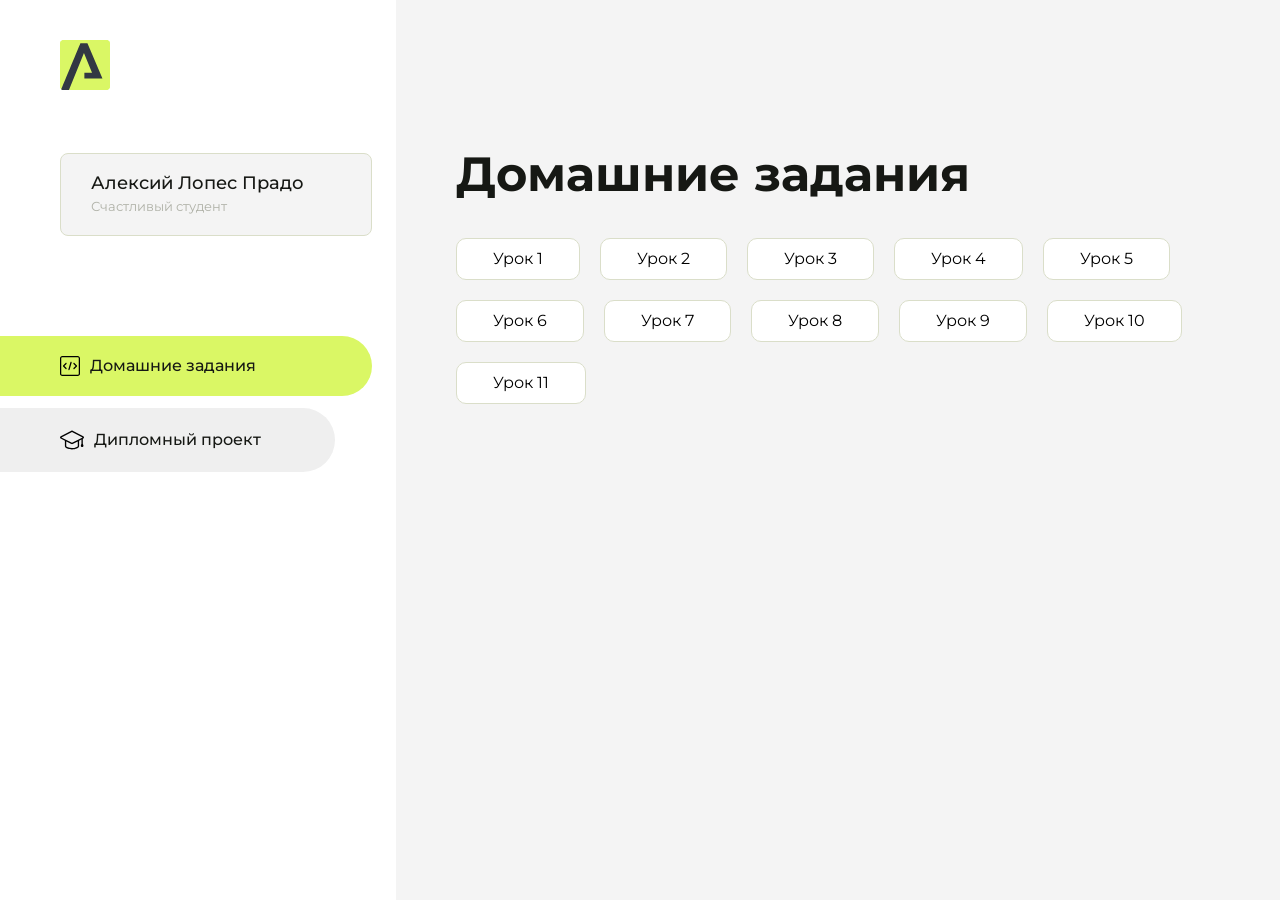
<file: index.html>
<!DOCTYPE html>
<html lang="en">
<head>
    <meta charset="UTF-8">
    <meta name="viewport" content="width=device-width, initial-scale=1.0">
    <title>Домашняя работа</title>
    <link rel="shortcut icon" href="src/logo.ico" type="image/x-icon">
    <link rel="preconnect" href="https://fonts.googleapis.com">
    <link rel="preconnect" href="https://fonts.gstatic.com" crossorigin>
    <link href="https://fonts.googleapis.com/css2?family=Montserrat:wght@400;500;700&family=Rubik:wght@500&display=swap"
          rel="stylesheet">
    <link rel="stylesheet" href="src/style.css">
</head>
<body id="body">
<div class="overlay" id="overlay"></div>
<div class="layout">
    <div class="burger" id="burger">
        <svg viewBox="0 0 24 24" fill="none" xmlns="http://www.w3.org/2000/svg">
            <g id="SVGRepo_bgCarrier" stroke-width="0"></g>
            <g id="SVGRepo_tracerCarrier" stroke-linecap="round" stroke-linejoin="round"></g>
            <g id="SVGRepo_iconCarrier">
                <path d="M4 18L20 18" stroke="#DAF765" stroke-width="2" stroke-linecap="round"></path>
                <path d="M4 12L20 12" stroke="#DAF765" stroke-width="2" stroke-linecap="round"></path>
                <path d="M4 6L20 6" stroke="#DAF765" stroke-width="2" stroke-linecap="round"></path>
            </g>
        </svg>
    </div>
    <aside class="sidebar" id="sidebar">
        <div class="sidebar__inner">
            <div class="logo">
                <svg width="50" height="50" viewBox="0 0 50 50" fill="none" xmlns="http://www.w3.org/2000/svg">
                    <g clip-path="url(#clip0_513_74730)">
                        <path d="M46.17 -0.257004H3.83C1.57281 -0.257004 -0.257 1.57281 -0.257 3.83V46.17C-0.257 48.4272 1.57281 50.257 3.83 50.257H46.17C48.4272 50.257 50.257 48.4272 50.257 46.17V3.83C50.257 1.57281 48.4272 -0.257004 46.17 -0.257004Z"
                              fill="#DAF765"/>
                        <path d="M24.375 38.4H42.461L27.441 3.1585H20.4355C20.4355 3.1585 6.7895 35.881 1.1945 49.294C2.015 50.0275 3.0945 50.257 3.6945 50.257H8.8445L23.954 13.07L32.0465 32.8285H24.375V38.4Z"
                              fill="#323843"/>
                    </g>
                    <defs>
                        <clipPath id="clip0_513_74730">
                            <rect width="50" height="50" fill="white"/>
                        </clipPath>
                    </defs>
                </svg>
            </div>
            <div class="sidebar__user">
                <div class="sidebar__name">Алексий Лопес Прадо</div>
                <div class="sidebar__text">Счастливый студент</div>
            </div>
            <div class="sidebar__tabs">
                <div class="sidebar__item">
                    <button class="sidebar__button active" id="tasks">
                        <svg xmlns="http://www.w3.org/2000/svg" width="20" height="20" viewBox="0 0 20 20" fill="none">
                            <g clip-path="url(#clip0_704_74543)">
                                <path d="M17.7083 20H2.29167C1.0275 20 0 18.9725 0 17.7083V2.29167C0 1.0275 1.0275 0 2.29167 0H17.7083C18.9725 0 20 1.0275 20 2.29167V17.7083C20 18.9725 18.9725 20 17.7083 20ZM2.29167 1.25C1.7175 1.25 1.25 1.7175 1.25 2.29167V17.7083C1.25 18.2825 1.7175 18.75 2.29167 18.75H17.7083C18.2825 18.75 18.75 18.2825 18.75 17.7083V2.29167C18.75 1.7175 18.2825 1.25 17.7083 1.25H2.29167Z"
                                      fill="black"/>
                                <path d="M6.04167 13.125C5.88167 13.125 5.72167 13.0642 5.6 12.9417L3.1 10.4417C2.85583 10.1975 2.85583 9.80167 3.1 9.5575L5.6 7.0575C5.84417 6.81333 6.24 6.81333 6.48417 7.0575C6.72833 7.30167 6.72833 7.6975 6.48417 7.94167L4.42583 10L6.48417 12.0583C6.72833 12.3025 6.72833 12.6983 6.48417 12.9425C6.36167 13.0642 6.20167 13.125 6.04167 13.125Z"
                                      fill="black"/>
                                <path d="M8.95833 14.1667C8.9 14.1667 8.84 14.1583 8.78167 14.1417C8.45083 14.0442 8.26083 13.6967 8.35833 13.3658L10.4417 6.28251C10.5392 5.95084 10.8892 5.76417 11.2175 5.85917C11.5483 5.95667 11.7383 6.30417 11.6408 6.63501L9.5575 13.7183C9.47833 13.9908 9.22833 14.1667 8.95833 14.1667Z"
                                      fill="black"/>
                                <path d="M13.9583 13.125C13.7983 13.125 13.6383 13.0642 13.5167 12.9417C13.2725 12.6975 13.2725 12.3017 13.5167 12.0575L15.575 9.99916L13.5167 7.94083C13.2725 7.69666 13.2725 7.30083 13.5167 7.05666C13.7608 6.81249 14.1567 6.81249 14.4008 7.05666L16.9008 9.55666C17.145 9.80083 17.145 10.1967 16.9008 10.4408L14.4008 12.9408C14.2783 13.0642 14.1183 13.125 13.9583 13.125Z"
                                      fill="black"/>
                            </g>
                            <defs>
                                <clipPath id="clip0_704_74543">
                                    <rect width="20" height="20" fill="white"/>
                                </clipPath>
                            </defs>
                        </svg>
                        <span>Домашние задания</span></button>
                </div>
                <div class="sidebar__item">
                    <button class="sidebar__button" id="diplom">
                        <svg xmlns="http://www.w3.org/2000/svg" width="24" height="24" viewBox="0 0 24 24" fill="none">
                            <g clip-path="url(#clip0_704_74553)">
                                <path d="M23.2628 10.5971C23.7176 10.365 24 9.90375 24 9.39337C24 8.883 23.7176 8.42175 23.2628 8.18962L12.6135 2.75362C12.2291 2.55824 11.7705 2.55787 11.3854 2.75399L0.736875 8.19C0.282375 8.42175 0 8.883 0 9.39337C0 9.90375 0.282375 10.365 0.736875 10.5971L4.89038 12.7177V18.2074C4.89038 19.8154 8.412 21.393 12 21.393C15.5884 21.393 19.1096 19.815 19.1096 18.2074V12.7174L21.4609 11.517V15.8017L20.901 17.2305C20.7409 17.6389 20.7934 18.0994 21.0405 18.4616C21.2876 18.8246 21.6979 19.041 22.1366 19.041C22.5754 19.041 22.9852 18.8246 23.2324 18.462C23.4795 18.099 23.532 17.6385 23.3719 17.2301L22.8124 15.8021V10.827L23.2628 10.5971ZM17.7623 18.1721C17.6198 18.6375 15.3491 20.0419 12 20.0419C8.65088 20.0419 6.38025 18.6375 6.2415 18.2074V12.3037L6.23887 12.3019C6.23812 12.057 6.1065 11.8207 5.87325 11.7019L1.3515 9.39337L12 3.95737L22.6489 9.39337L12 14.8294L5.87325 11.7019C5.54063 11.5331 4.6695 11.6674 4.5 12C4.33012 12.3322 4.55813 12.5479 4.89038 12.7177L11.3857 16.0331C11.5781 16.1314 11.7889 16.1805 12 16.1805C12.2107 16.1805 12.4222 16.1314 12.6146 16.0331L17.7593 13.407L17.7623 18.1721Z"
                                      fill="black"/>
                            </g>
                            <defs>
                                <clipPath id="clip0_704_74553">
                                    <rect width="24" height="24" fill="white"/>
                                </clipPath>
                            </defs>
                        </svg>
                        <span>Дипломный проект</span></button>
                </div>
            </div>
        </div>

    </aside>
    <div class="content">
        <div class="container">
            <div class="content__block" id="tasksBlock">
                <div class="content__title">Домашние задания</div>
                <ul class="content__list">
                    <li class="content__list-item">
                        <a href="WebDev/index.html">Урок 1</a>
                    </li>
                    <li class="content__list-item">
                        <a href="lesson2/index.html">Урок 2</a>
                    </li>
                    <li class="content__list-item">
                        <a href="lesson3/index.html">Урок 3</a>
                    </li>
                    <li class="content__list-item">
                        <a href="lesson4/index.html">Урок 4</a>
                    </li>
                    <li class="content__list-item">
                        <a href="fit-studio/article.html">Урок 5</a>
                    </li>
                    <li class="content__list-item">
                        <a href="lesson6/index.html">Урок 6</a>
                    </li>
                    <li class="content__list-item">
                        <a href="lesson8/index.html">Урок 7</a>
                    </li>
                    <li class="content__list-item">
                        <a href="fit-studio2/index.html">Урок 8</a>
                    </li>
                    <li class="content__list-item">
                        <a href="lesson13/index.html">Урок 9</a>
                    </li>
                    <li class="content__list-item">
                        <a href="nike/index.html">Урок 10</a>
                    </li>
                    <li class="content__list-item">
                        <a href="fgfgfggf">Урок 11</a>
                    </li>
                </ul>
            </div>
            <div class="content__block hidden" id="diplomBlock">
                <div class="content__title">Дипломный проект</div>
                <div class="content__list-diplom">
                    <a href="Diplom_Karaoke/index.html">Караоке-клуб</a>
                </div>
                <div class="content__decor">
                    <div class="content__decor-text">Давай проверим, чему ты научился!</div>
                    <div class="content__decor-img">
                        <img src="src/decor.png" alt="decor">
                    </div>
                </div>
            </div>
        </div>
    </div>
</div>
<script src="src/index.js"></script>
</body>
</html>
</file>
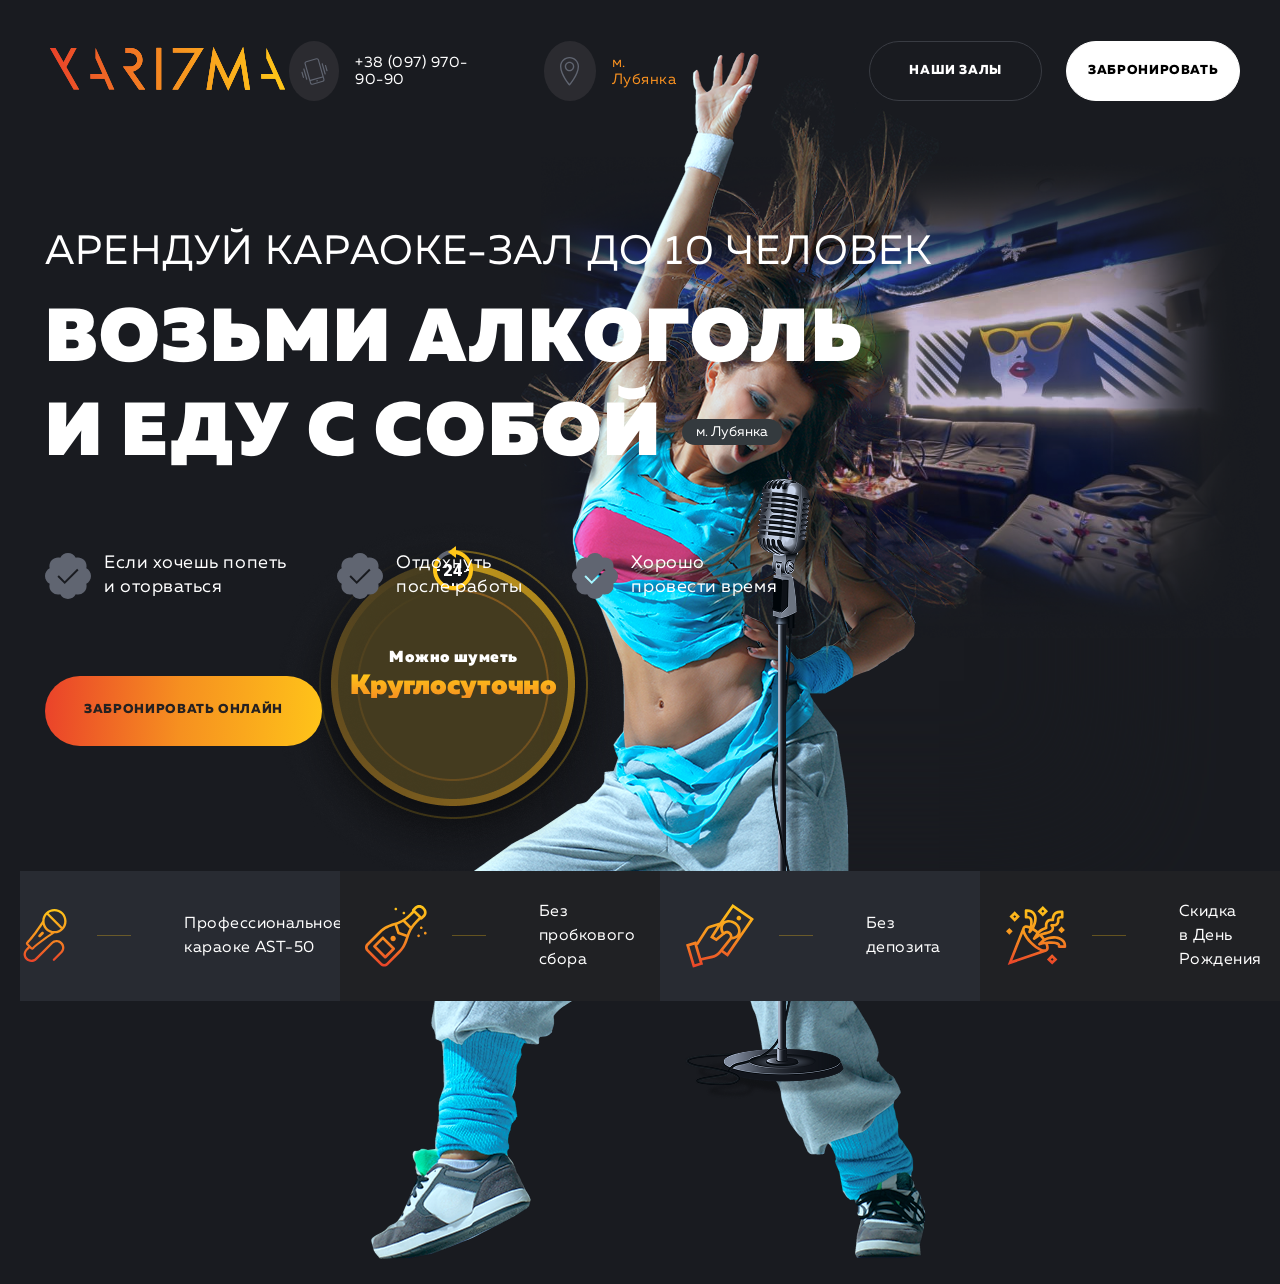
<file: Diplom_Karaoke/index.html>
<!doctype html>
<html class="page" lang="en">
	<head>
		<meta charset="UTF-8" />
		<meta name="viewport" content="width=device-width, initial-scale=1.0" />
		<title>Караоке-клуб</title>
		<link rel="stylesheet" href="./css/index.css" />
	</head>
	<body class="page__body">
		<div class="container">
			<header class="header">
				<div class="container header__container">
					<a class="logo header__logo" href="#">
						<img
							src="./icons/karaoke_logo_icon.svg"
							alt="логотип караоке клуба"
							width="293"
							height="67"
						/>
					</a>
					<a class="header__phone" href="tel:+38(097)970-90-90">
						+38 (097) 970-90-90
					</a>
					<a class="header__address" href="#map-modal"> м. Лубянка </a>
					<div class="modal" id="map-modal">
						<a class="modal__overlay" href="#"></a>
						<div class="modal__content">
							<div class="modal__map">
								<iframe
									src="https://yandex.ru/map-widget/v1/?um=constructor%3A5a5dd5bcf294a270b62ab6d7adf3fe5fc4174037622e57b5638abf9faa751a98&amp;source=constructor"
									width="614"
									height="400"
									frameborder="0"
								></iframe>
							</div>
						</div>
					</div>
					<a class="header__link" href="#"> Наши залы </a>
					<button
						class="header__button"
						type="button"
						onclick="location.hash = 'form-modal'"
					>
						Забронировать
					</button>
					<div class="modal" id="form-modal">
						<a class="modal__overlay" href="#"></a>
						<div class="modal__content">
							<form class="modal__form">
								<fieldset class="modal__form-group">
									<label class="modal__form-phone"
										><input
											type="tel"
											placeholder="Номер телефона"
											name="number"
											required
											class="modal__input"
									/></label>
									<button class="modal__form-button">Отправить</button>
								</fieldset>
							</form>
						</div>
					</div>
				</div>
			</header>
			<main class="main">
				<section class="hero">
					<div class="hero__background">
						<img
							class="hero__background-img"
							src="./images/harizmahall1-3 1.png"
							alt="Караоке Зал"
							width="1024"
							height="685"
						/>
					</div>
					<div class="container hero__container">
						<div class="hero__content">
							<h1 class="hero__title">Арендуй Караоке-Зал до 10 человек</h1>
							<h2 class="hero__title-2">возьми алкоголь и еду с собой</h2>
							<ul class="hero__benefits-list">
								<li class="hero__list-item">Если хочешь попеть и оторваться</li>
								<li class="hero__list-item">Отдохнуть <br />после работы</li>
								<li class="hero__list-item">
									Хорошо <br />
									провести время
								</li>
							</ul>
							<button
								class="hero__button"
								type="button"
								onclick="location.hash = 'form-modal'"
							>
								Забронировать онлайн
							</button>
							<ul class="hero__bonuses-list">
								<li class="hero__bonus-item">
									<div class="hero__bonus-icon">
										<img
											src="./icons/icons8_micro 1.svg"
											alt="Микрофон"
											width="55"
											height="67"
										/>
									</div>
									<p class="hero__bonus-text">
										Профессиональное <br />
										караоке AST-50
									</p>
								</li>
								<li class="hero__bonus-item">
									<div class="hero__bonus-icon">
										<img
											src="./icons/icons8_bottle 1.svg"
											alt="Алкоголь"
											width="62"
											height="62"
										/>
									</div>
									<p class="hero__bonus-text">Без пробкового сбора</p>
								</li>
								<li class="hero__bonus-item">
									<div class="hero__bonus-icon">
										<img
											src="./icons/icons8_money 1.svg"
											alt="Деньги"
											width="68"
											height="63"
										/>
									</div>
									<p class="hero__bonus-text">Без депозита</p>
								</li>
								<li class="hero__bonus-item">
									<div class="hero__bonus-icon">
										<img
											src="./icons/icons8_happy 1.svg"
											alt="Праздник"
											width="61"
											height="60"
										/>
									</div>
									<p class="hero__bonus-text">
										Скидка <br />
										в День Рождения
									</p>
								</li>
							</ul>
						</div>
						<div class="hero__visuals">
							<div class="hero__girl">
								<img
									src="./images/dancer_PNG111 1.png"
									alt="Девушка с микрофоном"
								/>
							</div>
							<div class="hero__img">
								<img
									class="hero__birka"
									src="./images/Birka.png"
									alt="24/7"
									width="373"
									height="373"
								/>
								<div class="hero__img-text">
									<span class="hero__img-subtitle">Можно шуметь</span>
									<span class="hero__img-title">Круглосуточно</span>
								</div>
							</div>
						</div>
					</div>
				</section>
			</main>
		</div>
	</body>
</html>
</file>
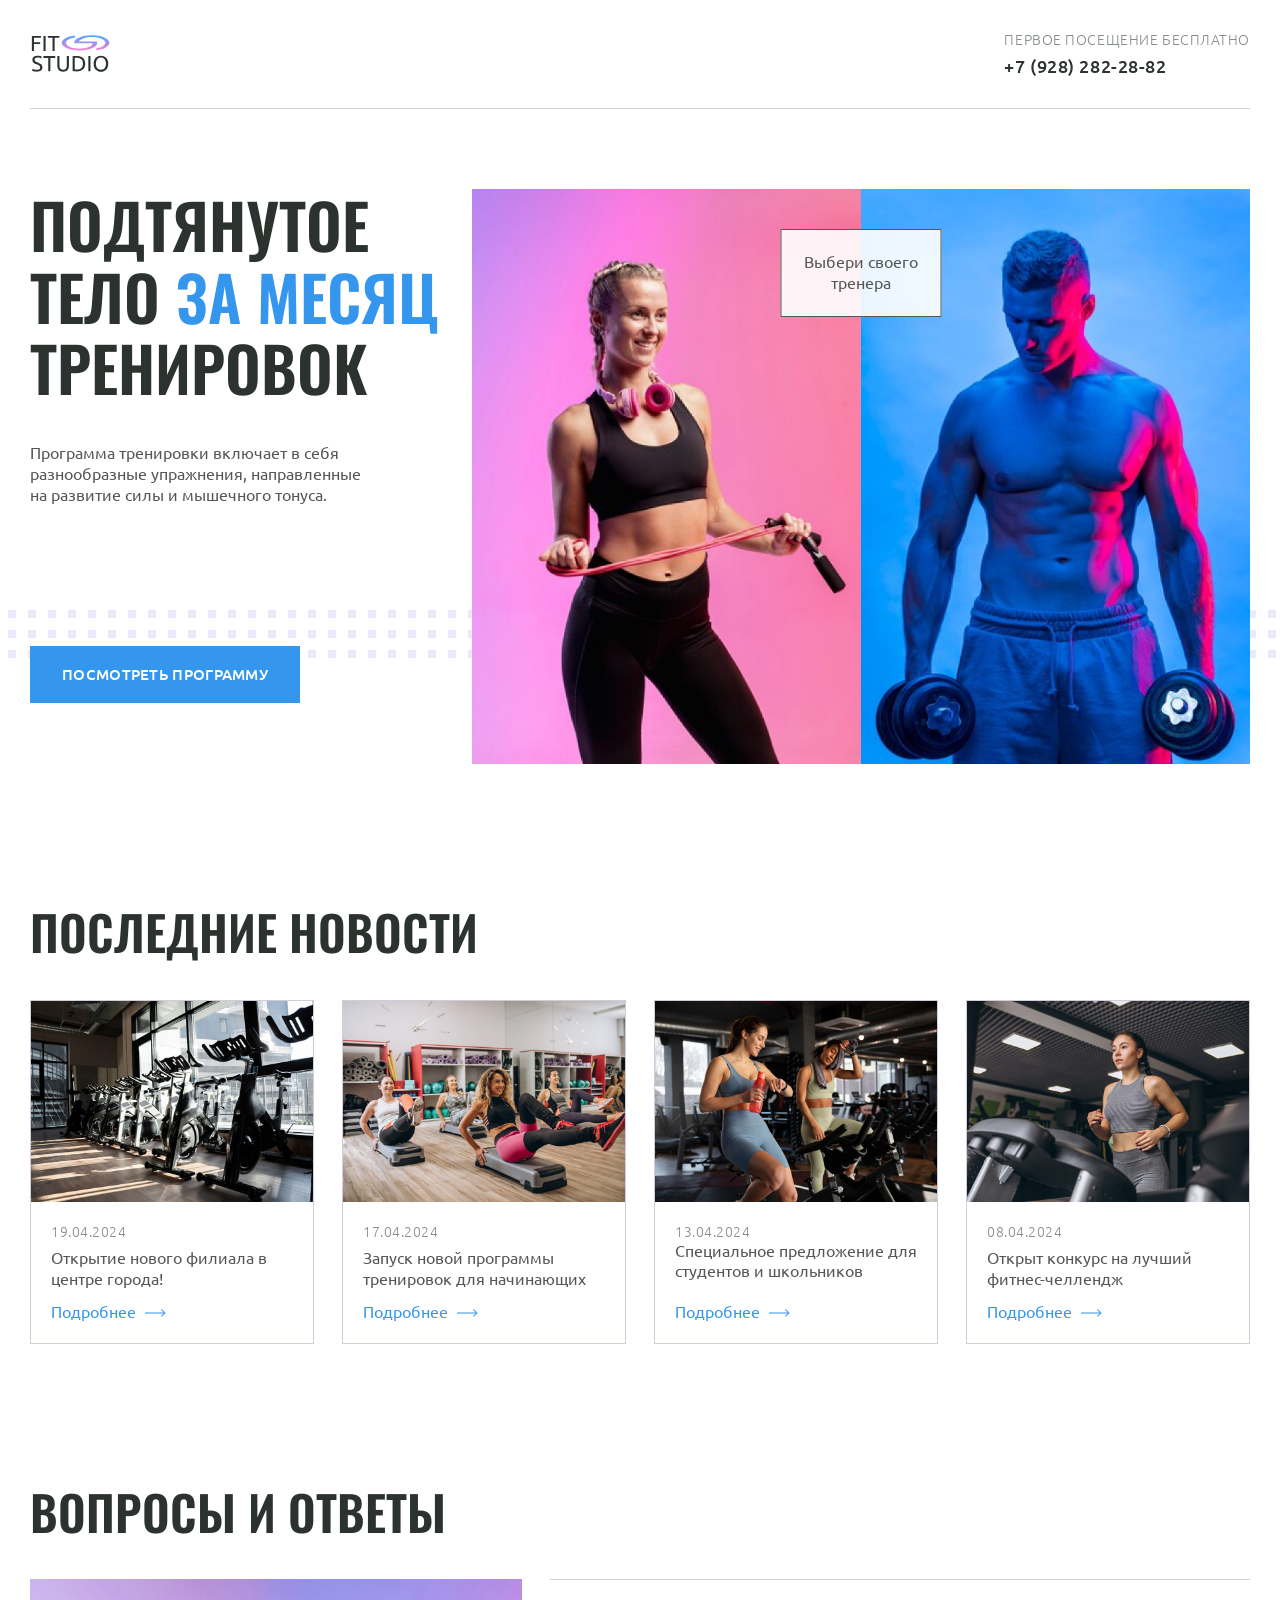
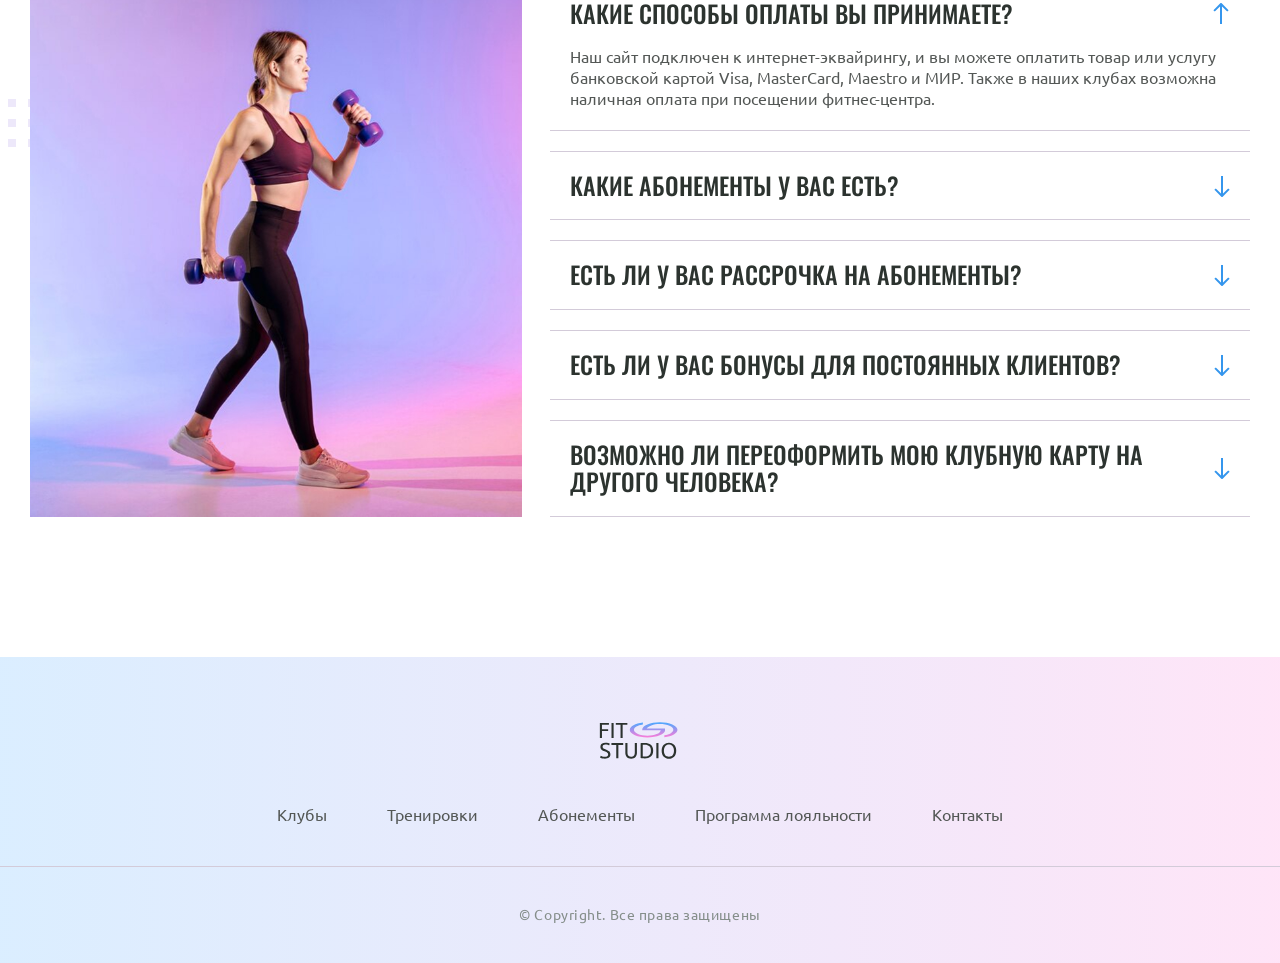
<file: fit-studio2/index.html>
<!doctype html>
<html lang="ru" class="homepage">
	<head>
		<meta charset="UTF-8" />
		<meta name="viewport" content="width=device-width, initial-scale=1.0" />
		<title>Fit Studio - Главная</title>
		<link rel="stylesheet" href="./css/normalize.css" />
		<link rel="stylesheet" href="./css/fonts.css" />
		<link rel="stylesheet" href="./css/globals.css" />
		<link rel="stylesheet" href="./css/header.css" />
		<link rel="stylesheet" href="./css/index.css" />
		<link rel="stylesheet" href="./css/footer.css" />
		<link
			rel="icon"
			type="image/svg+xml"
			sizes="128x128"
			href="./images/favicon-icon.svg"
		/>
	</head>
	<body>
		<header class="header">
			<div class="container">
				<div class="header__inner">
					<a class="header__logo" href="/">
						<img src="./images/logo.svg" width="84" height="45" alt="Логотип" />
					</a>
					<div class="header__phone text-sub">
						<p class="header__phone-text">Первое посещение бесплатно</p>
						<a class="header__phone-link" href="tel:+79282822882"
							>+7 (928) 282-28-82</a
						>
					</div>
				</div>
			</div>
		</header>
		<section class="hero section decor">
			<div class="container hero__container">
				<div class="hero__info">
					<h1 class="hero__title">
						Подтянутое тело
						<strong class="hero__title-accent">за месяц</strong> тренировок
					</h1>
					<p class="hero__text text">
						Программа тренировки включает в себя разнообразные упражнения,
						направленные на развитие силы и мышечного тонуса.
					</p>
					<a href="#" class="hero__link button">Посмотреть программу</a>
				</div>
				<div class="hero__images">
					<p class="hero__choose text">Выбери своего тренера</p>
					<img
						src="./images/sport-woman-img.jpg"
						width="347"
						height="513"
						alt="Спортивная женщина"
					/>
					<img
						src="./images/sport-man-img.jpg"
						width="353"
						height="513"
						alt="Спортивный мужчина"
					/>
				</div>
			</div>
		</section>
		<section class="news section">
			<div class="container">
				<h2 class="news__title title-large">Последние новости</h2>
				<div class="news__container">
					<article class="news__article">
						<header>
							<img
								src="./images/news/Frame 5.jpg"
								width="284"
								height="204"
								alt="Велотренажеры в спорт зале"
							/>
							<div class="news__info">
								<time class="news__date text-sub" datetime="2024-04-19"
									>19.04.2024</time
								>
								<h3 class="text">Открытие нового филиала в центре города!</h3>
							</div>
						</header>
						<footer>
							<a class="news__link" href="article.html">Подробнее</a>
						</footer>
					</article>
					<article class="news__article">
						<header>
							<img
								src="./images/news/Frame 6.jpg"
								width="284"
								height="204"
								alt="Занятие в зале"
							/>
							<div class="news__info">
								<time class="news__date text-sub" datetime="2024-04-17"
									>17.04.2024</time
								>
								<h3 class="text">
									Запуск новой программы тренировок для начинающих
								</h3>
							</div>
						</header>
						<footer>
							<a class="news__link" href="#">Подробнее</a>
						</footer>
					</article>
					<article class="news__article">
						<header>
							<img
								src="./images/news/Frame 7.jpg"
								width="284"
								height="204"
								alt="Девушки занимаются на велотренажерах"
							/>
							<div class="news__info">
								<time class="news-date text-sub" datetime="2024-04-13"
									>13.04.2024</time
								>
								<h3 class="text">
									Специальное предложение для студентов и школьников
								</h3>
							</div>
						</header>
						<footer>
							<a class="news__link" href="#">Подробнее</a>
						</footer>
					</article>
					<article class="news__article">
						<header>
							<img
								src="./images/news/Frame 8.jpg"
								width="284"
								height="204"
								alt="Девушка на велодорожке"
							/>
							<div class="news__info">
								<time class="news__date text-sub" datetime="2024-04-08"
									>08.04.2024</time
								>
								<h3 class="text">Открыт конкурс на лучший фитнес-челлендж</h3>
							</div>
						</header>
						<footer>
							<a class="news__link" href="#">Подробнее</a>
						</footer>
					</article>
				</div>
			</div>
		</section>
		<section class="faq section decor">
			<div class="container">
				<h2 class="faq__title title-large">Вопросы и ответы</h2>
				<div class="faq__container">
					<img
						src="./images/sport-woman2-img.jpg"
						alt="Спортивная женщина"
						width="492"
						height="531"
					/>
					<div>
						<details name="faq" open>
							<summary class="faq__question title-med">
								Какие способы оплаты вы принимаете?
							</summary>
							<p class="text">
								Наш сайт подключен к интернет-эквайрингу, и вы можете оплатить
								товар или услугу банковской картой Visa, MasterCard, Maestro и
								МИР. Также в наших клубах возможна наличная оплата при посещении
								фитнес-центра.
							</p>
						</details>
						<details name="faq">
							<summary class="faq__question title-med">
								Какие абонементы у вас есть?
							</summary>
							<p class="text">
								Наш сайт подключен к интернет-эквайрингу, и вы можете оплатить
								товар или услугу банковской картой Visa, MasterCard, Maestro и
								МИР. Также в наших клубах возможна наличная оплата при посещении
								фитнес-центра.
							</p>
						</details>
						<details name="faq">
							<summary class="faq__question title-med">
								Есть ли у вас рассрочка на абонементы?
							</summary>
							<p class="text">
								Наш сайт подключен к интернет-эквайрингу, и вы можете оплатить
								товар или услугу банковской картой Visa, MasterCard, Maestro и
								МИР. Также в наших клубах возможна наличная оплата при посещении
								фитнес-центра.
							</p>
						</details>
						<details name="faq">
							<summary class="faq__question title-med">
								Есть ли у вас бонусы для постоянных клиентов?
							</summary>
							<p class="text">
								Наш сайт подключен к интернет-эквайрингу, и вы можете оплатить
								товар или услугу банковской картой Visa, MasterCard, Maestro и
								МИР. Также в наших клубах возможна наличная оплата при посещении
								фитнес-центра.
							</p>
						</details>
						<details name="faq">
							<summary class="faq__question title-med">
								Возможно ли переоформить мою клубную карту на другого человека?
							</summary>
							<p class="text">
								Наш сайт подключен к интернет-эквайрингу, и вы можете оплатить
								товар или услугу банковской картой Visa, MasterCard, Maestro и
								МИР. Также в наших клубах возможна наличная оплата при посещении
								фитнес-центра.
							</p>
						</details>
					</div>
				</div>
			</div>
		</section>
		<footer class="footer">
			<div class="footer__top">
				<div class="container">
					<a class="footer__logo" href="/">
						<img src="./images/logo.svg" width="84" height="45" alt="Логотип" />
					</a>
					<nav class="footer__menu">
						<ul>
							<li><a href="#">Клубы</a></li>
							<li><a href="#">Тренировки</a></li>
							<li><a href="#">Абонементы</a></li>
							<li><a href="#">Программа лояльности</a></li>
							<li><a href="#">Контакты</a></li>
						</ul>
					</nav>
				</div>
			</div>
			<div class="container">
				<p class="footer__copyright">&copy; Copyright. Все права защищены</p>
			</div>
		</footer>
	</body>
</html>
</file>
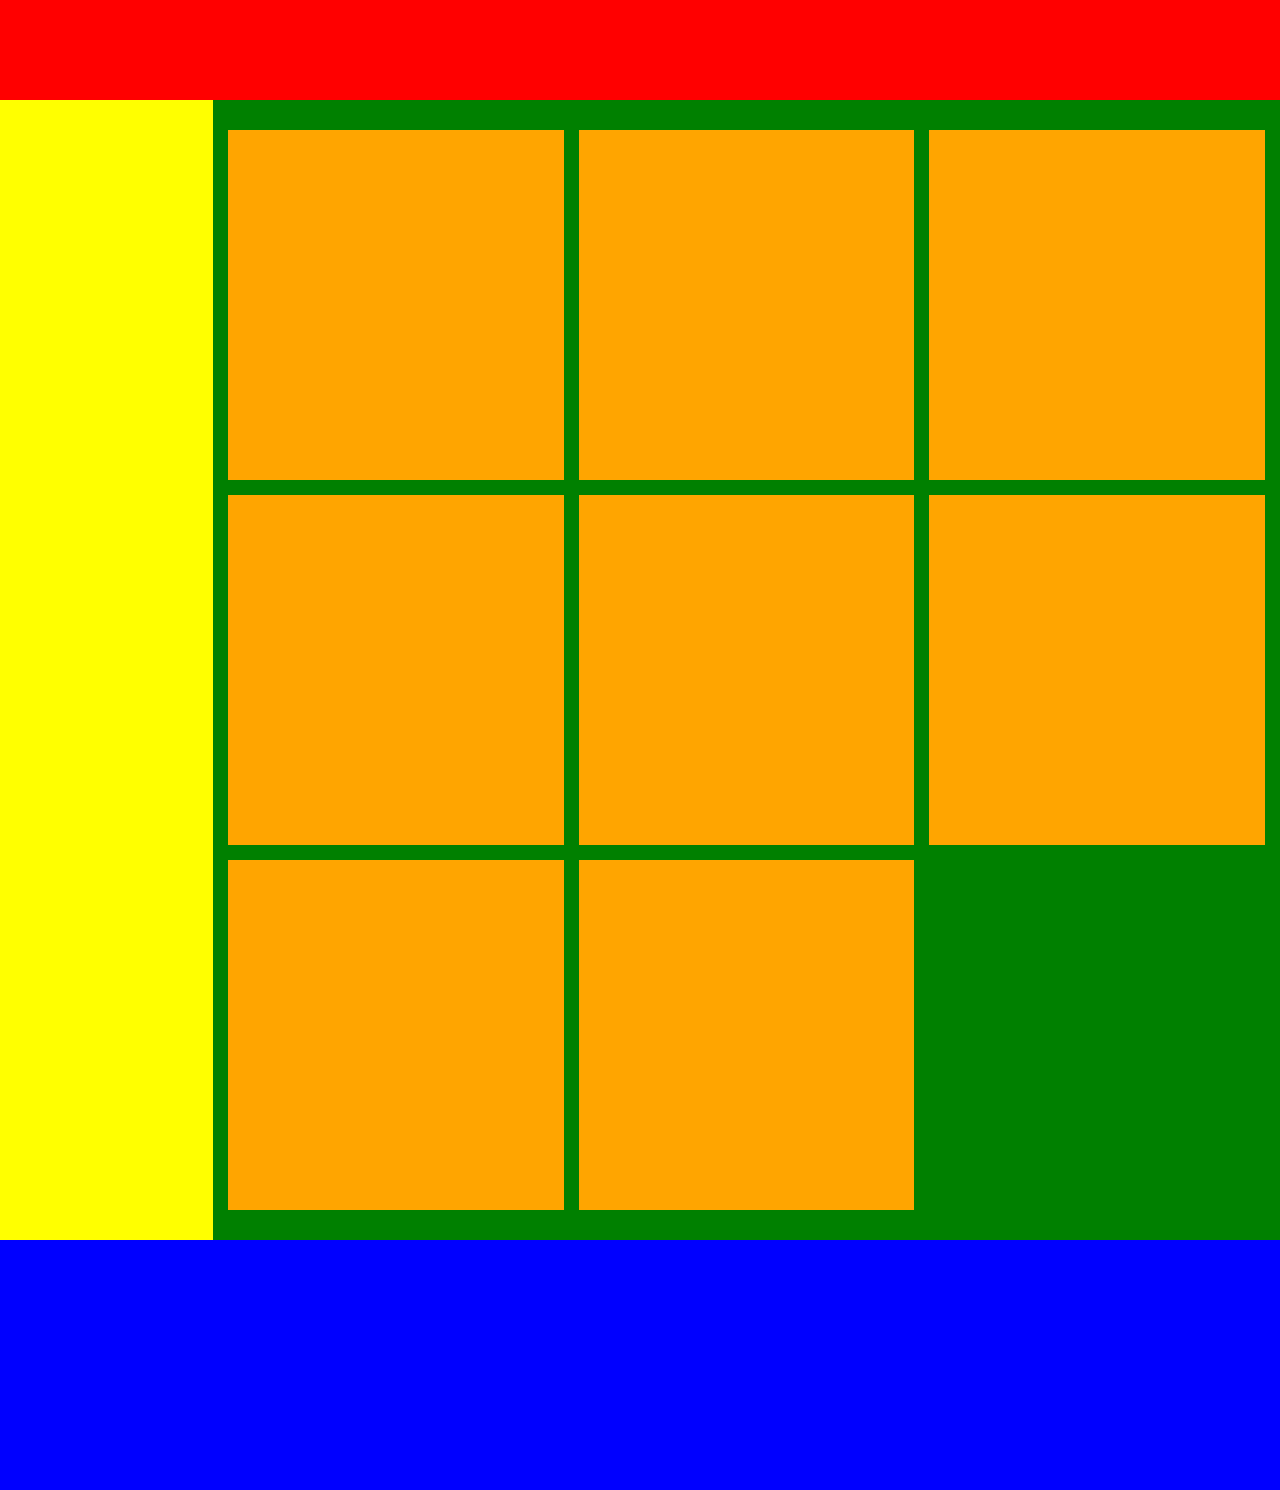
<file: lesson13/index.html>
<!doctype html>
<html lang="en">
	<head>
		<meta charset="UTF-8" />
		<meta name="viewport" content="width=device-width, initial-scale=1.0" />
		<title>Grid</title>
		<link rel="stylesheet" href="./css/style.css" />
	</head>
	<body>
		<div class="wrapper">
			<header class="header"></header>
			<aside class="aside"></aside>
			<main class="main">
				<div class="container">
					<article class="article"></article>
					<article class="article"></article>
					<article class="article"></article>
					<article class="article"></article>
					<article class="article"></article>
					<article class="article"></article>
					<article class="article"></article>
					<article class="article"></article>
				</div>
			</main>
			<footer class="footer"></footer>
		</div>
	</body>
</html>
</file>
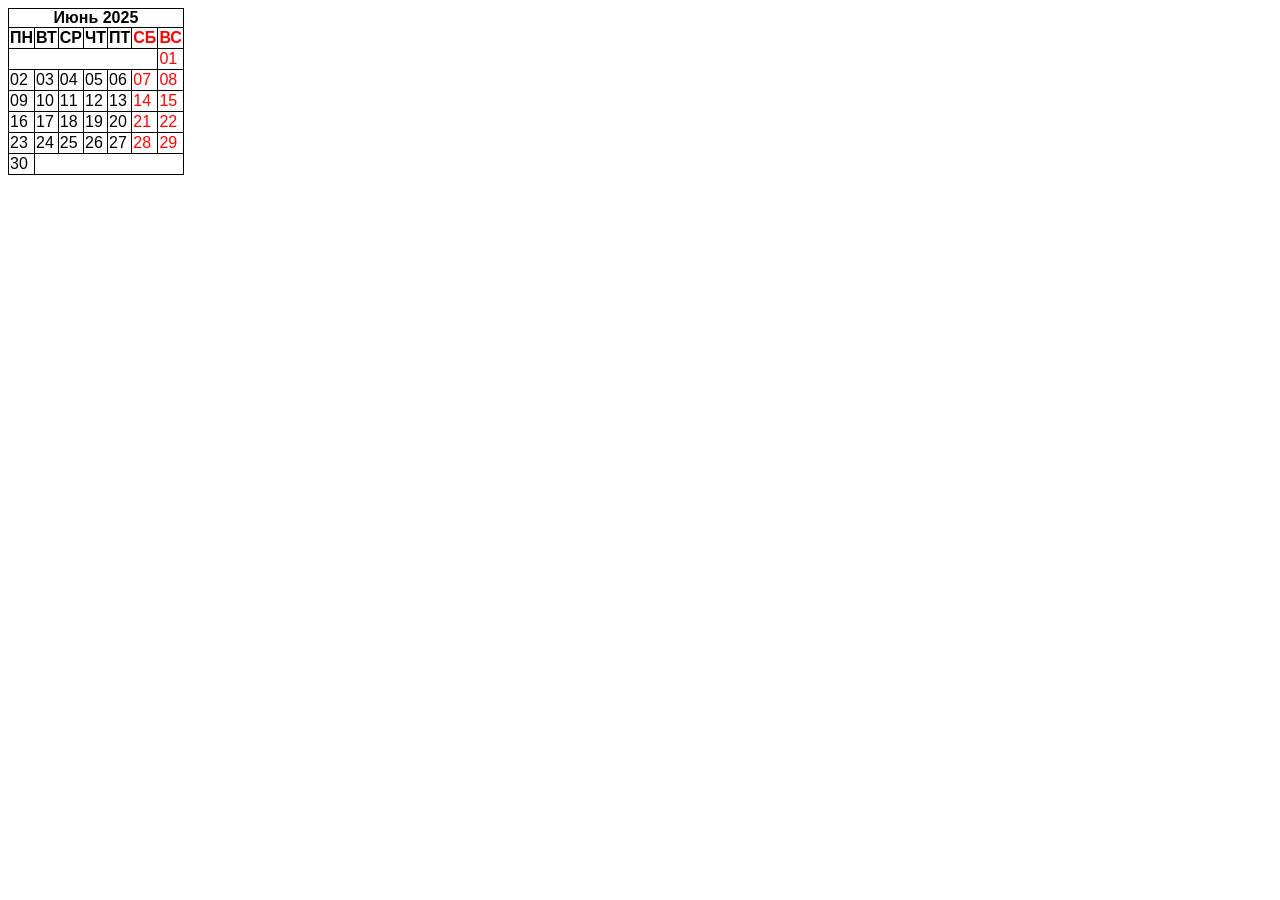
<file: lesson3/index.html>
<!doctype html>
<html lang="en">
	<head>
		<meta charset="UTF-8" />
		<meta name="viewport" content="width=device-width, initial-scale=1.0" />
		<title>CSS</title>
		<link rel="stylesheet" href="./css/style.css" />
	</head>
	<body>
		<table>
			<caption>
				Июнь 2025
			</caption>
			<thead>
				<tr>
					<th>ПН</th>
					<th>ВТ</th>
					<th>СР</th>
					<th>ЧТ</th>
					<th>ПТ</th>
					<th class="weekend1">СБ</th>
					<th class="weekend1">ВС</th>
				</tr>
			</thead>
			<tbody>
				<tr>
					<td colspan="6"></td>
					<td class="weekend1">01</td>
				</tr>
				<tr>
					<td>02</td>
					<td>03</td>
					<td>04</td>
					<td>05</td>
					<td>06</td>
					<td class="weekend1">07</td>
					<td class="weekend1">08</td>
				</tr>
				<tr>
					<td>09</td>
					<td>10</td>
					<td>11</td>
					<td>12</td>
					<td>13</td>
					<td class="weekend1">14</td>
					<td class="weekend1">15</td>
				</tr>
				<tr>
					<td>16</td>
					<td>17</td>
					<td>18</td>
					<td>19</td>
					<td>20</td>
					<td class="weekend1">21</td>
					<td class="weekend1">22</td>
				</tr>
				<tr>
					<td>23</td>
					<td>24</td>
					<td>25</td>
					<td>26</td>
					<td>27</td>
					<td class="weekend1">28</td>
					<td class="weekend1">29</td>
				</tr>
				<tr>
					<td>30</td>
					<td colspan="6"></td>
				</tr>
			</tbody>
		</table>
	</body>
</html>
</file>
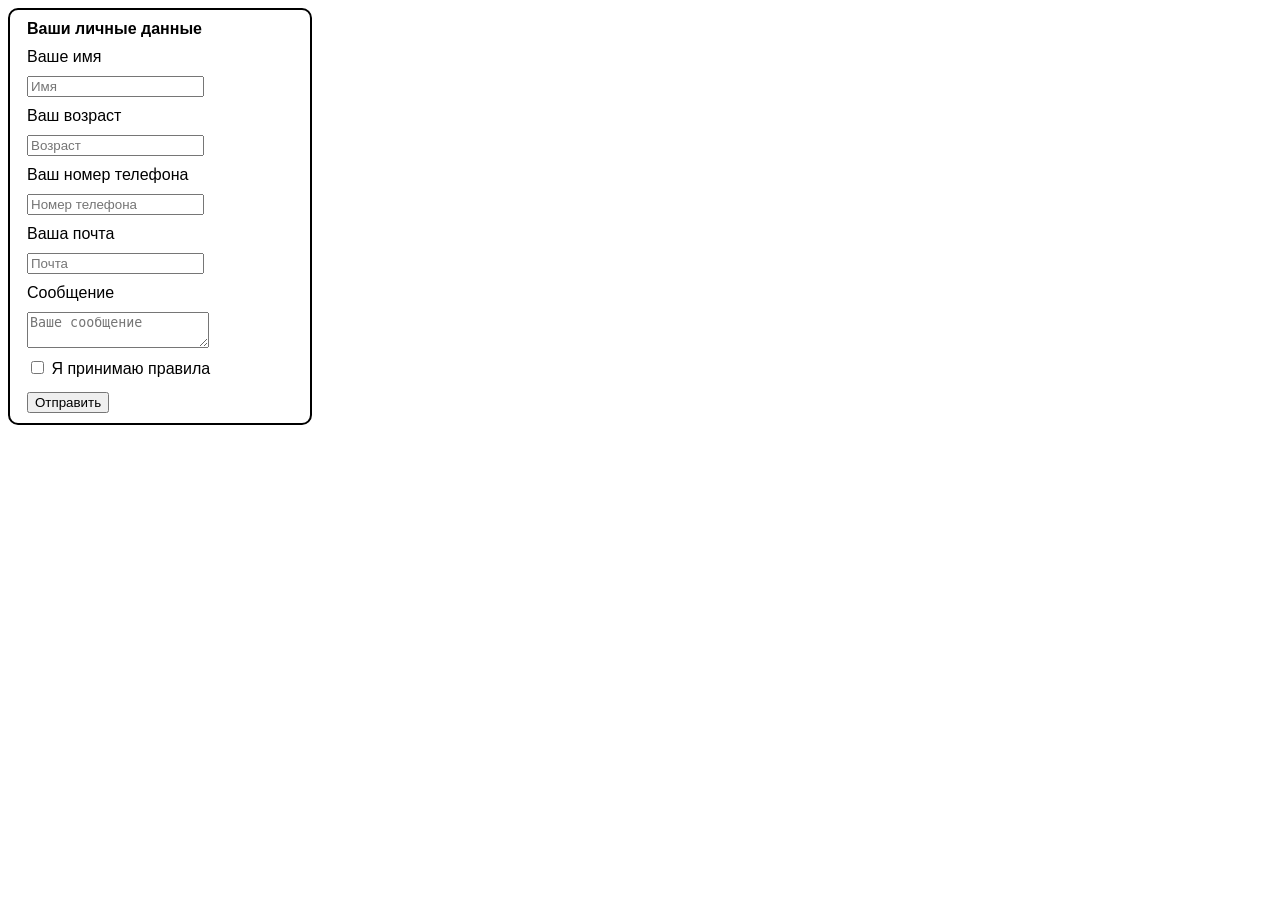
<file: lesson4/index.html>
<!doctype html>
<html lang="en">
	<head>
		<meta charset="UTF-8" />
		<meta name="viewport" content="width=device-width, initial-scale=1.0" />
		<title>Форма</title>
		<link rel="stylesheet" href="style.css" />
	</head>
	<body>
		<form class="form">
			<fieldset class="form-group">
				<legend class="label">Ваши личные данные</legend>
				<label class="label2">
					Ваше имя
					<input
						type="text"
						placeholder="Имя"
						name="name"
						required
						class="input"
					/>
				</label>
				<label class="label2">
					Ваш возраст
					<input
						type="number"
						placeholder="Возраст"
						name="date"
						required
						class="input"
					/>
				</label>
				<label class="label2">
					Ваш номер телефона
					<input
						type="tel"
						placeholder="Номер телефона"
						name="number"
						required
						class="input"
					/>
				</label>
				<label class="label2">
					Ваша почта
					<input
						type="email"
						placeholder="Почта"
						name="email"
						required
						class="input"
					/>
				</label>
			</fieldset>
			<fieldset class="form-group2">
				<label class="label2">
					Сообщение
					<textarea
						name="message"
						id=""
						placeholder="Ваше сообщение"
						class="textarea"
					></textarea>
				</label>
				<label class="label2">
					<input type="checkbox" class="checkbox" required />
					Я принимаю правила
				</label>
				<button class="button">Отправить</button>
			</fieldset>
		</form>
	</body>
</html>
</file>
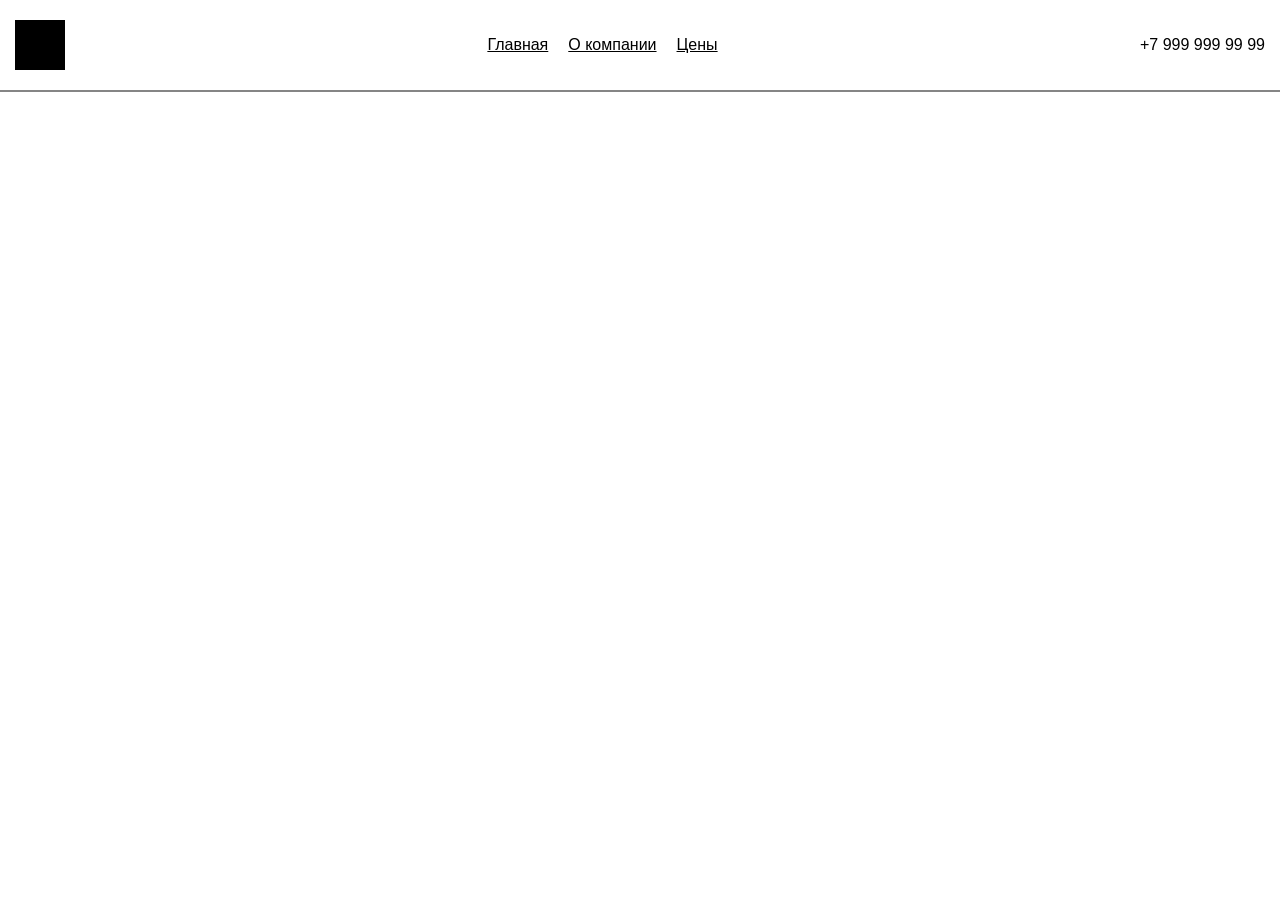
<file: lesson6/index.html>
<!doctype html>
<html lang="en">
	<head>
		<meta charset="UTF-8" />
		<meta name="viewport" content="width=device-width, initial-scale=1.0" />
		<title>Flexbox</title>
		<link rel="stylesheet" href="./css/normalize.css" />
		<link rel="stylesheet" href="./css/style.css" />
	</head>
	<body>
		<header class="header">
			<div class="container header-container">
				<a href="#" class="logo"> </a>
				<div>
					<ul class="link-container">
						<li><a href="#" class="links">Главная</a></li>
						<li><a href="#" class="links">О компании</a></li>
						<li><a href="#" class="links">Цены</a></li>
					</ul>
				</div>
				<a href="tel:+79999999999" class="number links">+7 999 999 99 99</a>
			</div>
		</header>
	</body>
</html>
</file>
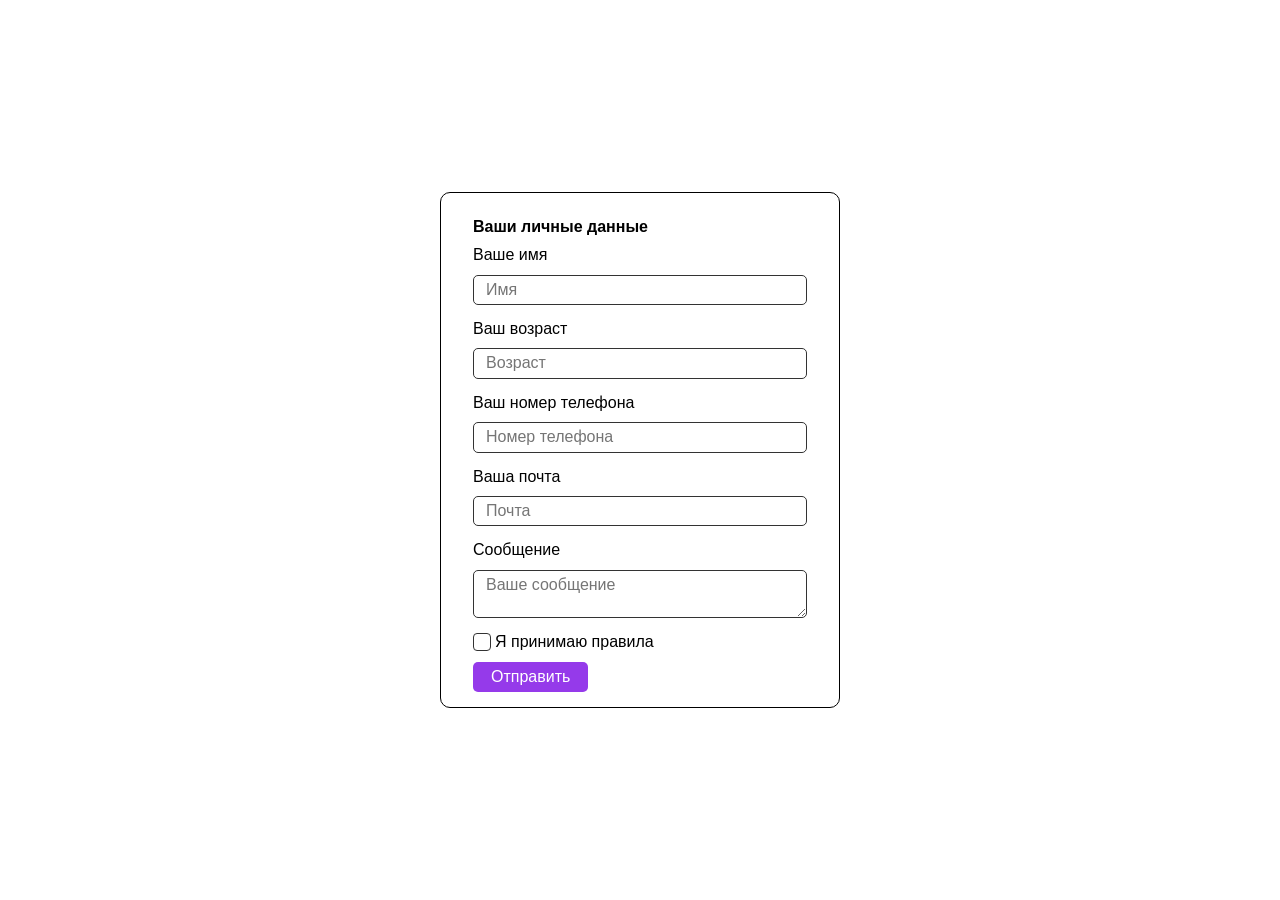
<file: lesson8/index.html>
<!doctype html>
<html lang="en">
	<head>
		<meta charset="UTF-8" />
		<meta name="viewport" content="width=device-width, initial-scale=1.0" />
		<title>Форма</title>
		<link rel="stylesheet" href="./css/normalize.css" />
		<link rel="stylesheet" href="./css/style.css" />
	</head>
	<body>
		<form class="form">
			<fieldset class="form-group">
				<legend class="label">Ваши личные данные</legend>
				<label class="label2">
					Ваше имя
					<input
						type="text"
						placeholder="Имя"
						name="name"
						required
						class="input"
					/>
				</label>
				<label class="label2">
					Ваш возраст
					<input
						type="number"
						placeholder="Возраст"
						name="date"
						required
						class="input"
					/>
				</label>
				<label class="label2">
					Ваш номер телефона
					<input
						type="tel"
						placeholder="Номер телефона"
						name="number"
						required
						class="input"
					/>
				</label>
				<label class="label2">
					Ваша почта
					<input
						type="email"
						placeholder="Почта"
						name="email"
						required
						class="input"
					/>
				</label>
			</fieldset>
			<fieldset class="form-group2">
				<label class="label2">
					Сообщение
					<textarea
						name="message"
						id=""
						placeholder="Ваше сообщение"
						required
						class="textarea"
					></textarea>
				</label>
				<label class="label2 label-checkbox">
					<input type="checkbox" class="checkbox" required />
					Я принимаю правила
				</label>
				<button class="button">Отправить</button>
			</fieldset>
		</form>
	</body>
</html>
</file>
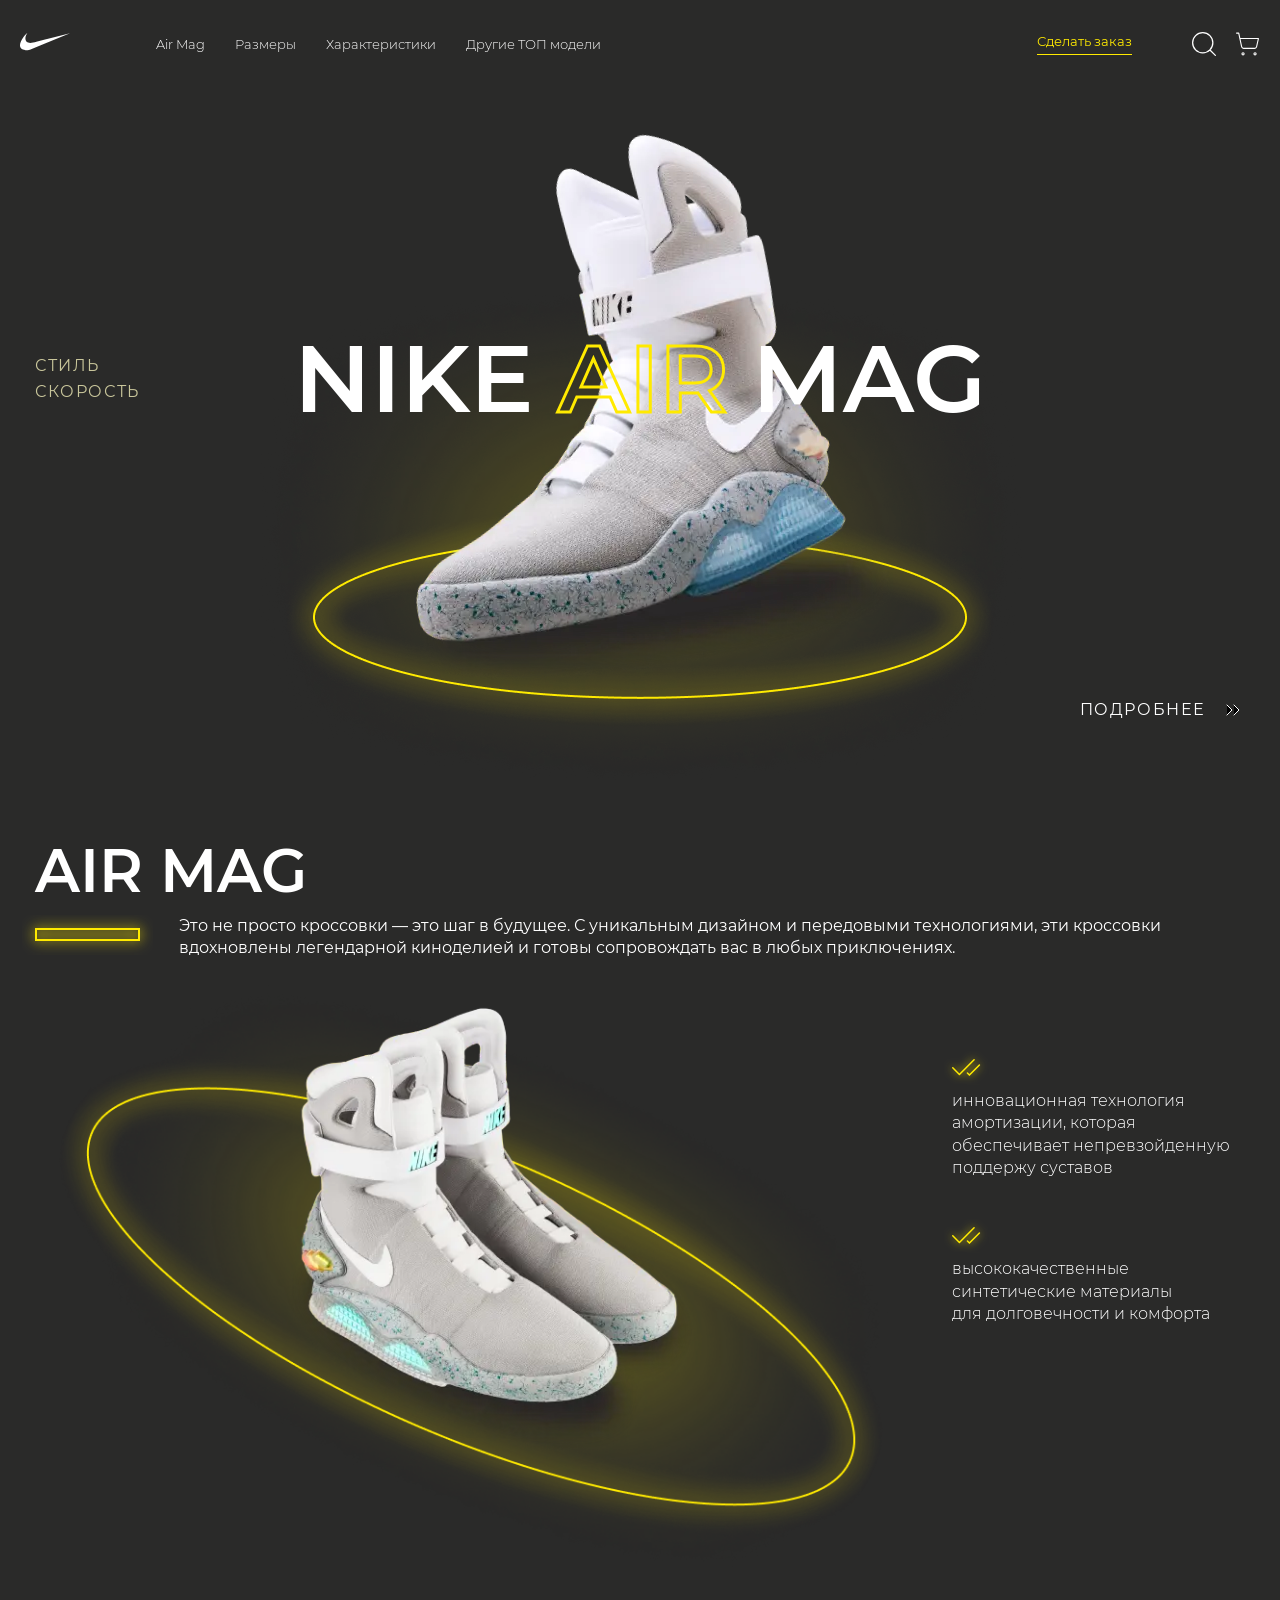
<file: nike/index.html>
<!doctype html>
<html class="page" lang="ru">
	<head>
		<meta charset="UTF-8" />
		<meta name="viewport" content="width=device-width, initial-scale=1.0" />
		<link rel="stylesheet" href="./css/index.css" />
		<link
			rel="shortcut icon"
			href="./icons/nike-favicon-32x32.ico"
			type="image/x-icon"
		/>
		<script src="./js/index.js" type="module"></script>
		<title>Nike Air Mag</title>
	</head>
	<body class="page__body">
		<div class="container">
			<header class="header">
				<div class="container header__container">
					<a class="logo header__logo" href="#">
						<img
							src="./icons/nike_logo.svg"
							alt="Логотип Nike"
							width="50"
							height="20"
						/>
					</a>
					<nav
						class="menu header__menu"
						id="header__menu"
						aria-label="Главное меню"
					>
						<ul class="menu__list">
							<li class="menu__item">
								<a class="menu__link" href="#air-mag" lang="en">Air Mag</a>
							</li>
							<li class="menu__item">
								<a class="menu__link" href="#sizes">Размеры</a>
							</li>
							<li class="menu__item">
								<a class="menu__link" href="#characteristics">Характеристики</a>
							</li>
							<li class="menu__item">
								<a class="menu__link" href="#top-models">Другие ТОП модели</a>
							</li>
						</ul>
					</nav>
					<div class="header__controls">
						<a class="header__order" href="#">Сделать заказ</a>
						<div class="header__actions">
							<button
								class="header__actions-button"
								title="Поиск"
								aria-label="Поиск"
							>
								<svg width="24" height="24">
									<use
										class="header__actions-icon"
										href="./icons/sprite.svg#search"
									></use>
								</svg>
							</button>
							<button
								class="header__actions-button"
								title="Корзина"
								aria-label="Корзина"
							>
								<svg width="24" height="24">
									<use
										class="header__actions-icon"
										href="./icons/sprite.svg#cart"
									></use>
								</svg>
							</button>
							<button
								class="header__burger burger"
								aria-label="Открыть меню"
								aria-expanded="false"
								aria-controls="header__menu"
							>
								<svg width="24" height="24">
									<use
										class="burger__icon-burger"
										href="./icons/sprite.svg#burger"
									></use>
									<use
										class="burger__icon-cross"
										href="./icons/sprite.svg#cross"
									></use>
								</svg>
							</button>
						</div>
					</div>
				</div>
			</header>
			<main class="main">
				<section class="hero">
					<div class="container hero__container">
						<header class="hero__header">
							<ul class="hero__benefits-list">
								<li class="hero__benefits-items">стиль</li>
								<li class="hero__benefits-items">скорость</li>
							</ul>
							<h1 class="hero__title">
								Nike <span class="hero__title-accent">air</span> mag
							</h1>
						</header>
						<picture>
							<source srcset="./img/nike_cross.webp" type="image/webp" />
							<img
								class="hero__img"
								src="./img/nike_cross.png"
								width="846"
								height="713"
								alt="Кроссовок"
							/>
						</picture>
						<footer class="hero__footer">
							<a class="hero__details" href="#">
								Подробнее
								<svg width="24" height="24">
									<use
										class="hero__details-icon"
										href="./icons/main-sprite.svg#arrow-right"
									></use>
								</svg>
							</a>
						</footer>
					</div>
				</section>
				<section id="air-mag" class="air-mag">
					<div class="container">
						<h2 class="air-mag__title title-md">Air Mag</h2>
						<p class="air-mag__desc text-regular">
							Это не просто кроссовки — это шаг в будущее. С уникальным дизайном
							и передовыми технологиями, эти кроссовки вдохновлены легендарной
							киноделией и готовы сопровождать вас в любых приключениях.
						</p>
						<div class="air-mag__info-wrapper">
							<picture>
								<source srcset="./img/nike_cross_2.webp" type="image/webp" />
								<img
									class="air-mag__img"
									src="./img/nike_cross_2.png"
									width="911"
									height="635"
									loading="lazy"
									alt="Кроссовок"
								/>
							</picture>
							<ul class="air-mag__list-info text-light">
								<li class="air-mag__info-item">
									инновационная технология амортизации, которая обеспечивает
									непревзойденную поддержу суставов
								</li>
								<li class="air-mag__info-item">
									высококачественные синтетические материалы для долговечности
									и комфорта
								</li>
							</ul>
						</div>
					</div>
				</section>
			</main>
		</div>
	</body>
</html>
</file>
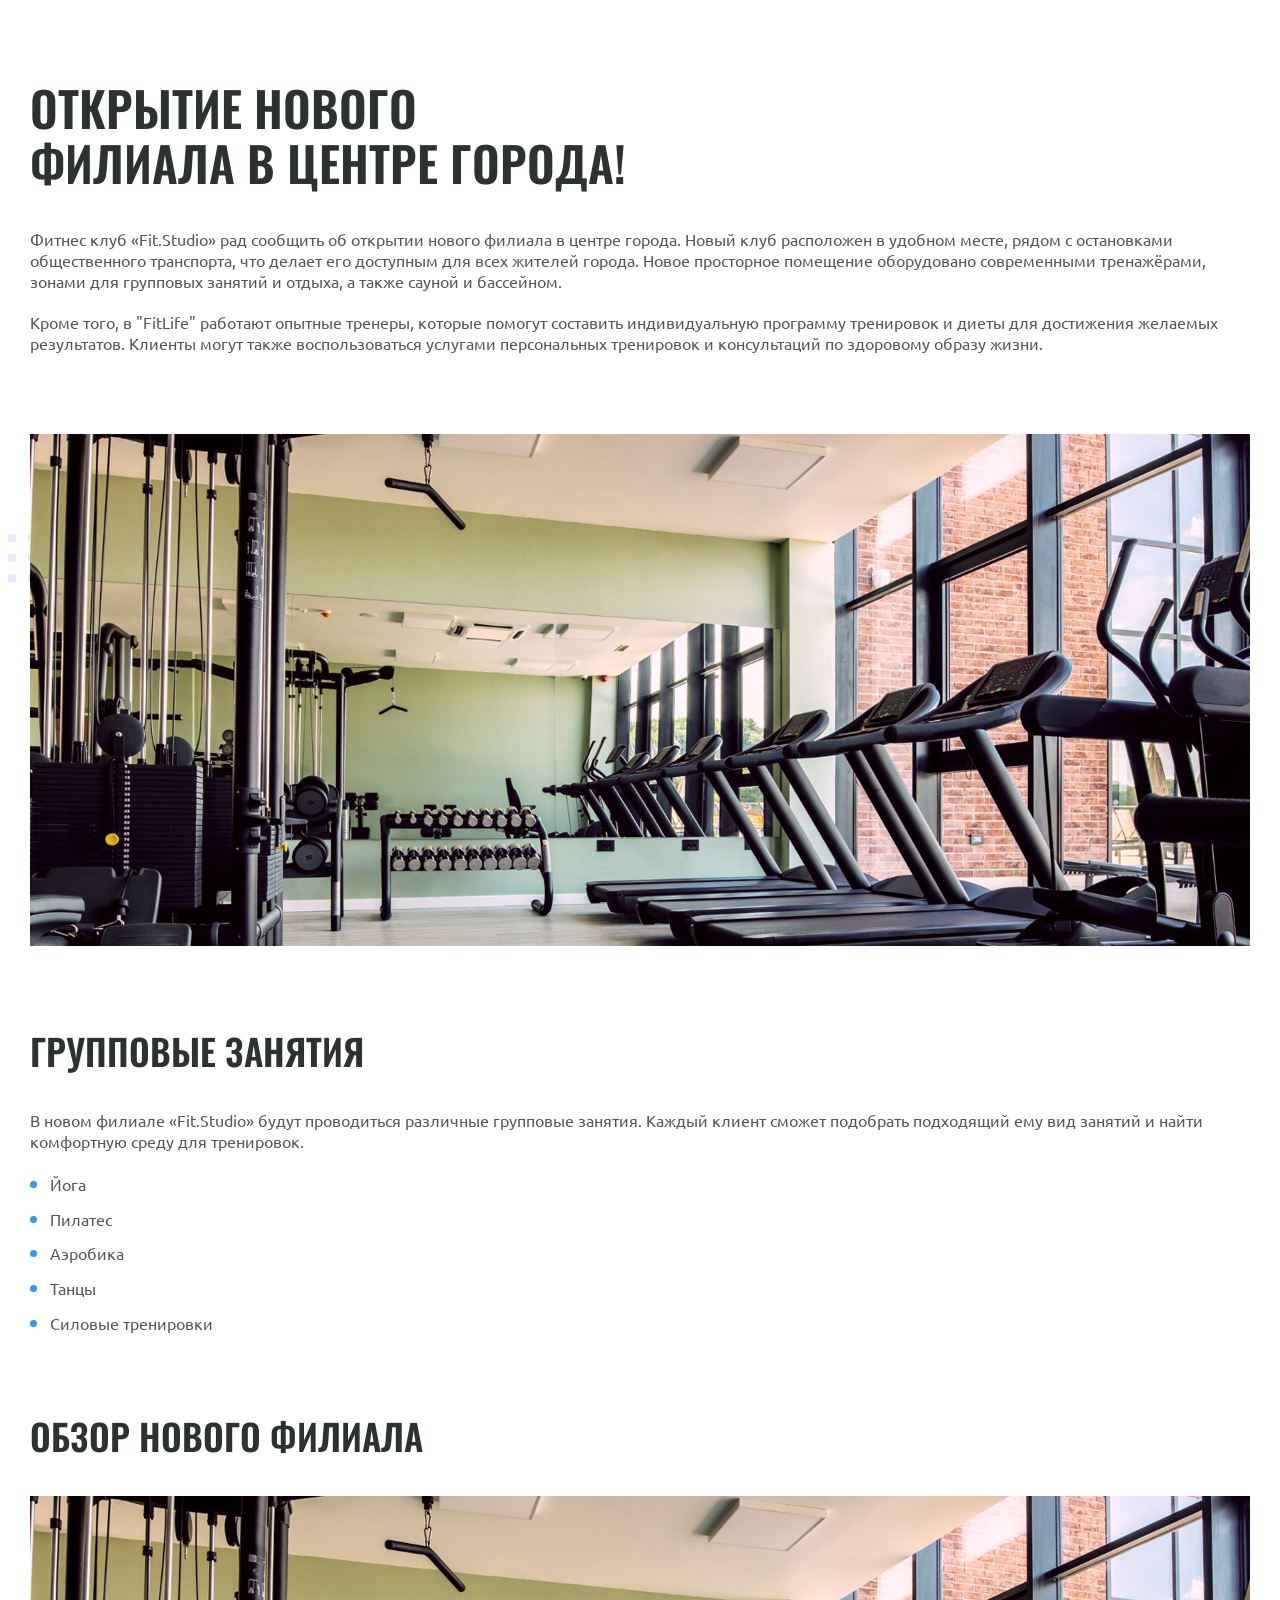
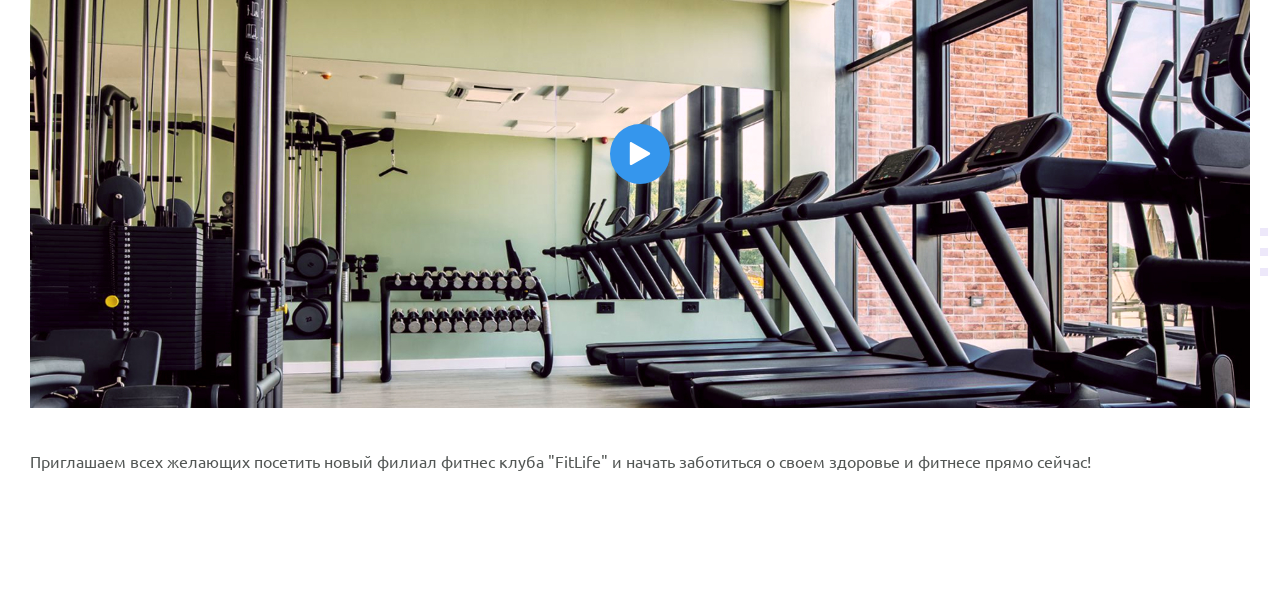
<file: fit-studio/article.html>
<!doctype html>
<html lang="ru">
	<head>
		<meta charset="UTF-8" />
		<meta name="viewport" content="width=device-width, initial-scale=1.0" />
		<title>Fit Studio - Открытие нового филиала!</title>
		<link rel="stylesheet" href="./css/normalize.css" />
		<link rel="stylesheet" href="./css/fonts.css" />
		<link rel="stylesheet" href="./css/article.css" />
	</head>
	<body>
		<article class="article">
			<div class="container">
				<h1 class="article-title article-title-large">
					Открытие нового филиала в центре города!
				</h1>
				<p class="article-text">
					Фитнес клуб «Fit.Studio» рад сообщить об открытии нового филиала
					в центре города. Новый клуб расположен в удобном месте, рядом
					с остановками общественного транспорта, что делает его доступным
					для всех жителей города. Новое просторное помещение оборудовано
					современными тренажёрами, зонами для групповых занятий и отдыха,
					а также сауной и бассейном.
				</p>
				<p class="article-text article-mb-1">
					Кроме того, в "FitLife" работают опытные тренеры, которые помогут
					составить индивидуальную программу тренировок и диеты для достижения
					желаемых результатов. Клиенты могут также воспользоваться услугами
					персональных тренировок и консультаций по здоровому образу жизни.
				</p>
				<div class="article-decor-wrapper article-decor-wrapper-1 article-mb-1">
					<img
						class="article-img"
						src="./img/gym-image.jpg"
						width="1220"
						height="512"
						walt="Тренажерный зал"
					/>
				</div>
				<h2 class="article-title article-title-medium">Групповые занятия</h2>
				<p class="article-text">
					В новом филиале «Fit.Studio» будут проводиться различные групповые
					занятия. Каждый клиент сможет подобрать подходящий ему вид занятий
					и найти комфортную среду для тренировок.
				</p>
				<ul class="article-list article-text article-mb-1">
					<li class="li article-item">Йога</li>
					<li class="li article-item">Пилатес</li>
					<li class="li article-item">Аэробика</li>
					<li class="li article-item">Танцы</li>
					<li class="li article-item">Силовые тренировки</li>
				</ul>
				<h2 class="article-title article-title-medium">Обзор нового филиала</h2>
				<div class="article-decor-wrapper article-decor-wrapper-2 article-mb-2">
					<button class="article-play-button">
						<img src="./img/play.svg" width="24" height="24" alt="Play" />
					</button>
					<img
						class="article-img"
						src="./img/gym-image.jpg"
						width="1220"
						height="512"
						walt="Тренажерный зал"
					/>
				</div>
				<p class="article-text">
					Приглашаем всех желающих посетить новый филиал фитнес клуба "FitLife"
					и начать заботиться о своем здоровье и фитнесе прямо сейчас!
				</p>
			</div>
		</article>
	</body>
</html>
</file>
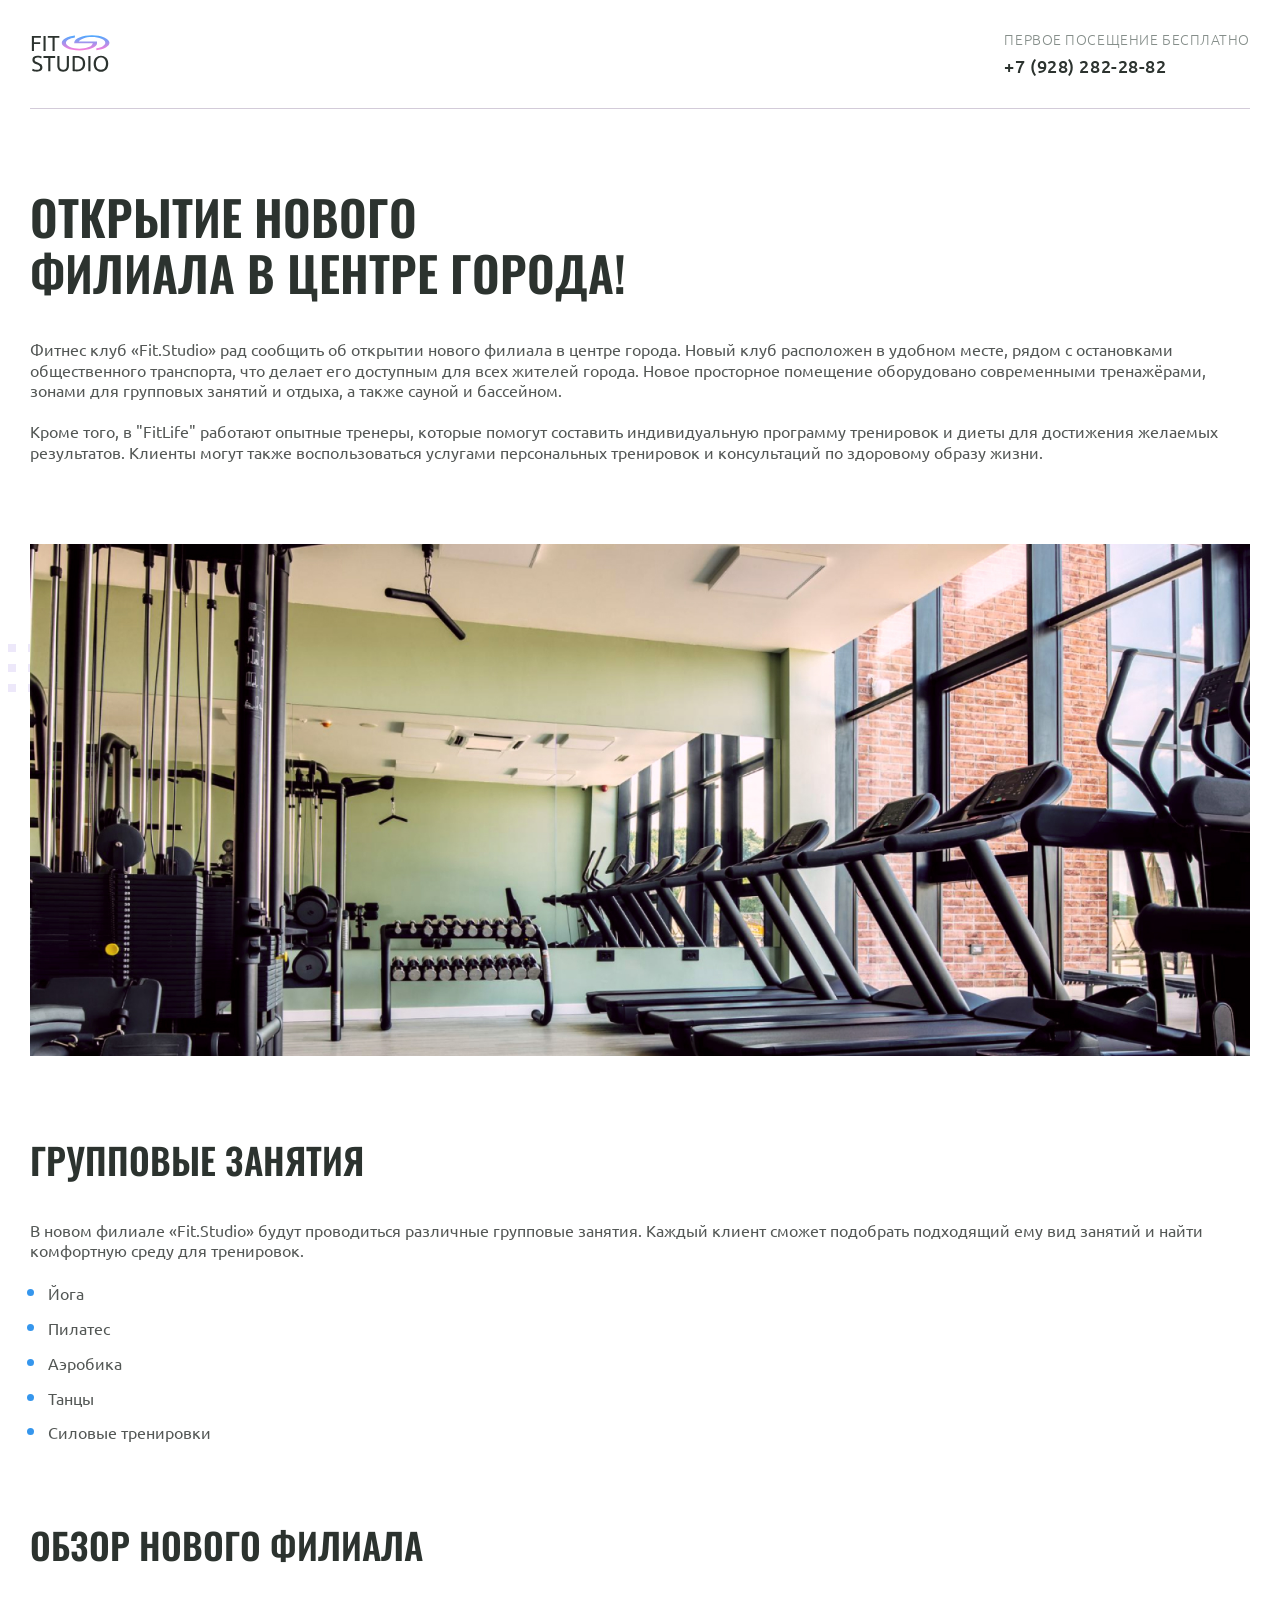
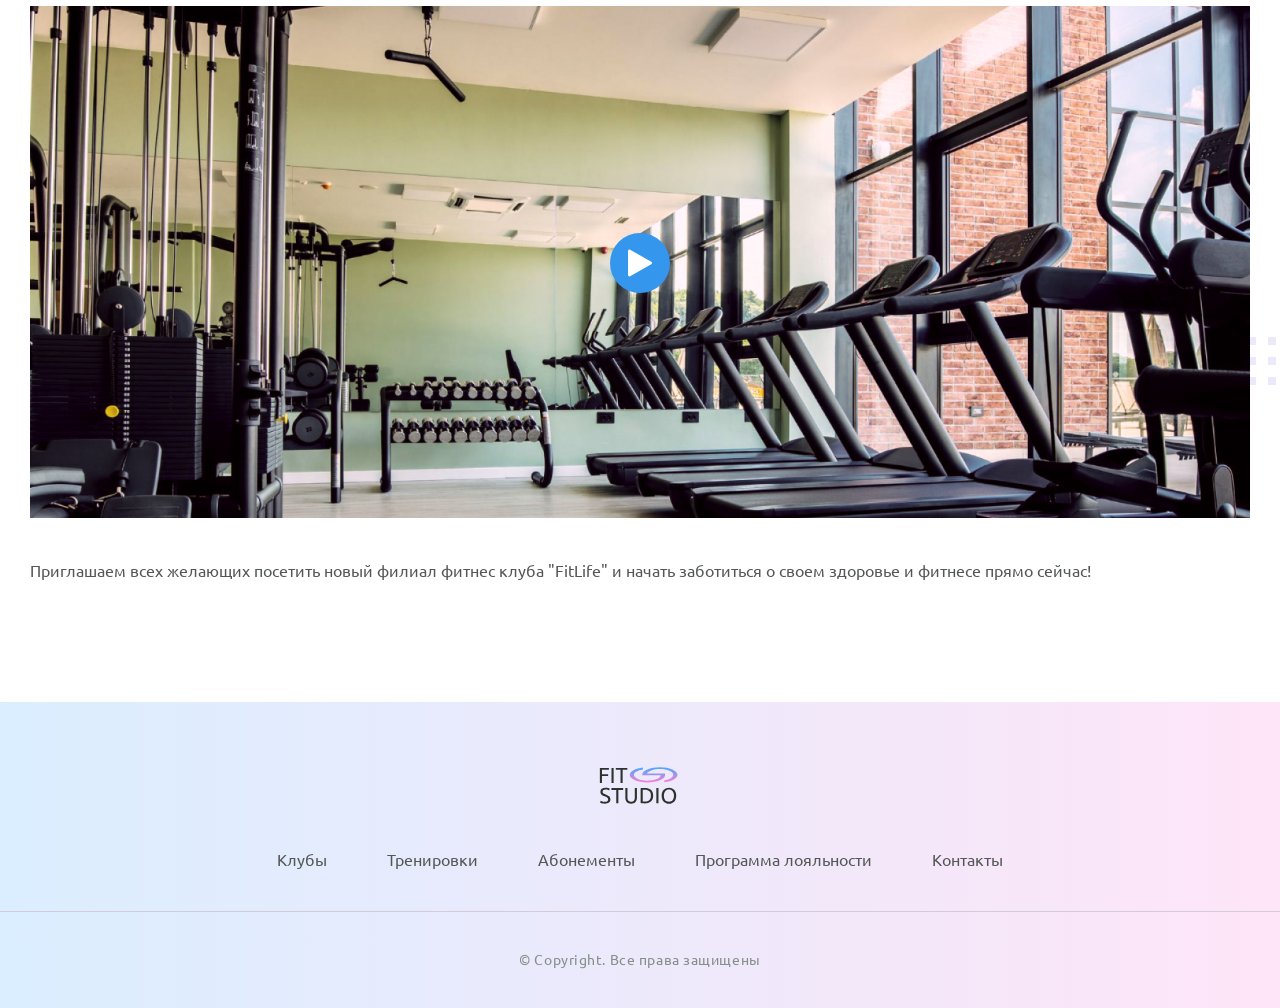
<file: fit-studio2/article.html>
<!doctype html>
<html lang="ru">
	<head>
		<meta charset="UTF-8" />
		<meta name="viewport" content="width=device-width, initial-scale=1.0" />
		<title>Fit Studio - Открытие нового филиала!</title>
		<link rel="stylesheet" href="./css/normalize.css" />
		<link rel="stylesheet" href="./css/fonts.css" />
		<link rel="stylesheet" href="./css/globals.css" />
		<link rel="stylesheet" href="./css/header.css" />
		<link rel="stylesheet" href="./css/article.css" />
		<link rel="stylesheet" href="./css/footer.css" />
		<link
			rel="icon"
			type="image/svg+xml"
			sizes="128x128"
			href="./images/favicon-icon.svg"
		/>
	</head>
	<body>
		<header class="header">
			<div class="container">
				<div class="header__inner">
					<a class="header__logo" href="/">
						<img src="./images/logo.svg" width="84" height="45" alt="Логотип" />
					</a>
					<div class="header__phone text-sub">
						<p class="header__phone-text">Первое посещение бесплатно</p>
						<a class="header__phone-link" href="tel:+79282822882"
							>+7 (928) 282-28-82</a
						>
					</div>
				</div>
			</div>
		</header>
		<article class="article">
			<section class="article__mb-1">
				<div class="container article__mb-1">
					<h1 class="title-large">Открытие нового филиала в центре города!</h1>
					<p class="article__text">
						Фитнес клуб «Fit.Studio» рад сообщить об открытии нового филиала
						в центре города. Новый клуб расположен в удобном месте, рядом
						с остановками общественного транспорта, что делает его доступным
						для всех жителей города. Новое просторное помещение оборудовано
						современными тренажёрами, зонами для групповых занятий и отдыха,
						а также сауной и бассейном.
					</p>
					<p class="article__text">
						Кроме того, в "FitLife" работают опытные тренеры, которые помогут
						составить индивидуальную программу тренировок и диеты для достижения
						желаемых результатов. Клиенты могут также воспользоваться услугами
						персональных тренировок и консультаций по здоровому образу жизни.
					</p>
				</div>
				<div class="article__decor-wrapper article__decor-wrapper--1 decor">
					<div class="container">
						<img
							class="article-img"
							src="./images/gym-img.jpg"
							width="1220"
							height="512"
							alt="Тренажерный зал"
						/>
					</div>
				</div>
			</section>
			<section class="article__mb-1">
				<div class="container">
					<h2 class="title-large article__title-medium">Групповые занятия</h2>
					<p class="article__text">
						В новом филиале «Fit.Studio» будут проводиться различные групповые
						занятия. Каждый клиент сможет подобрать подходящий ему вид занятий
						и найти комфортную среду для тренировок.
					</p>
					<ul class="article__list article__text">
						<li class="article__item">Йога</li>
						<li class="article__item">Пилатес</li>
						<li class="article__item">Аэробика</li>
						<li class="article__item">Танцы</li>
						<li class="article__item">Силовые тренировки</li>
					</ul>
				</div>
			</section>
			<section>
				<div class="container">
					<h2 class="title-large article__title-medium">
						Обзор нового филиала
					</h2>
				</div>
				<div
					class="article__decor-wrapper article__decor-wrapper--2 article__mb-2 decor"
				>
					<div class="container">
						<button class="article__play-button">
							<img
								src="./images/play-icon.svg"
								width="24"
								height="24"
								alt="Запустить"
							/>
						</button>
						<img
							class="article__img"
							src="./images/gym-img.jpg"
							width="1220"
							height="512"
							alt="Тренажерный зал"
						/>
					</div>
				</div>
				<div class="container">
					<p class="article__text">
						Приглашаем всех желающих посетить новый филиал фитнес клуба
						"FitLife" и начать заботиться о своем здоровье и фитнесе прямо
						сейчас!
					</p>
				</div>
			</section>
		</article>
		<footer class="footer">
			<div class="footer__top">
				<div class="container">
					<a class="footer__logo" href="/">
						<img src="./images/logo.svg" width="84" height="45" alt="Логотип" />
					</a>
					<nav class="footer__menu">
						<ul>
							<li><a href="#">Клубы</a></li>
							<li><a href="#">Тренировки</a></li>
							<li><a href="#">Абонементы</a></li>
							<li><a href="#">Программа лояльности</a></li>
							<li><a href="#">Контакты</a></li>
						</ul>
					</nav>
				</div>
			</div>
			<div class="container">
				<p class="footer__copyright">&copy; Copyright. Все права защищены</p>
			</div>
		</footer>
	</body>
</html>
</file>
<file: src/style.css>
*{padding: 0;margin: 0;border: 0;}
*,*:before,*:after{-webkit-box-sizing: border-box;box-sizing: border-box;}
:focus,:active{outline: none;}
a:focus,a:active{outline: none;}
nav,footer,header,aside{display: block;}
html,body{
    height:100%;width:100%;
    font-size:100%;line-height:1;-ms-text-size-adjust:100%;-moz-text-size-adjust:100%;-webkit-text-size-adjust:100%;}
input,button,textarea{font-family:inherit;}
input::-ms-clear{display: none;}
button{cursor: pointer;}
button::-moz-focus-inner{padding:0;border:0;}
a,a:visited{text-decoration: none;}
a:hover{text-decoration: none;}
ul li{list-style: none;}
img{vertical-align: top;}
h1,h2,h3,h4,h5,h6{font-size:inherit;font-weight: inherit;}
a{color:inherit;}



body {
    font-family: "Montserrat",SansSerif;
    color: black;
}

body.overflow {
    overflow: hidden;
}



.layout {
    display: -webkit-box;
    display: -ms-flexbox;
    display: flex;
    min-height: 100vh;
}

.sidebar {
    padding: 40px 24px 40px 0;
    -ms-flex-negative: 0;
    flex-shrink: 0;
    background-color: white;
}



.content {
    -webkit-box-flex: 1;
    -ms-flex-positive: 1;
    flex-grow: 1;
    background-color: #F4F4F4;
}

.container {
    display: -webkit-box;
    display: -ms-flexbox;
    display: flex;
    -webkit-box-orient: vertical;
    -webkit-box-direction: normal;
    -ms-flex-direction: column;
    flex-direction: column;
    -webkit-box-pack: center;
    -ms-flex-pack: center;
    justify-content: center;
    -webkit-box-align: center;
    -ms-flex-align: center;
    align-items: center;
    padding: 150px 60px 80px 60px;
}


.logo {
    margin-left: 60px;
    margin-bottom: 60px;
}

.sidebar__user {
    background-color: #F4F4F4;
    padding: 20px 30px;
    margin-left: 60px;
    margin-bottom: 100px;
    border-radius: 8px;
    border: 1px solid #DADEC9;
}

.sidebar__name {
    color:#161814;
    font-size: 18px;
    font-weight: 500;
    margin-bottom: 6px;
}

.sidebar__text {
    color: #AFB1A7;
    font-size: 13px;
    font-weight: 400;
    line-height: 130%; /* 16.9px */
}

.sidebar__item {
    width: 372px;
}

.sidebar__button {
    display: -webkit-box;
    display: -ms-flexbox;
    display: flex;
    -webkit-box-align: center;
    -ms-flex-align: center;
    align-items: center;
    gap: 10px;
    padding: 20px 60px;
    margin-bottom: 12px;
    border-radius: 0px 100px 100px 0px;
    -webkit-transition: all .5s;
    -o-transition: all .5s;
    transition: all .5s;
    cursor: pointer;
    width: 90%;
    color:#161814;
    font-size: 16px;
    font-weight: 500;
}

.sidebar__button.active , .sidebar__button:hover {
    width: 100%;
    background-color: #DAF765;
}


.content__title {
    color: #161814;
    font-size: 48px;
    font-weight: 700;
    margin-bottom: 40px;
}

.content__list {
    display: -webkit-box;
    display: -ms-flexbox;
    display: flex;
    -webkit-box-align: center;
    -ms-flex-align: center;
    align-items: center;
    -ms-flex-wrap: wrap;
    flex-wrap: wrap;
    gap: 20px;
}



.content__list-item  {
    cursor: pointer;
    padding: 12px 18px;
    background-color: #fff;
    border-radius: 10px;
    border: 1px solid #DADEC9;
    -webkit-transition: all .3s;
    -o-transition: all .3s;
    transition: all .3s;
}

.content__list-item:hover,.content__list-diplom:hover {
    background-color: #AFB1A7;
}

li a {
    padding: 12px 18px;

}


.content__list-diplom {
    -webkit-transition: all .3s;
    -o-transition: all .3s;
    transition: all .3s;
    display: inline-block;
    padding: 12px 18px;
    background-color: #fff;
    border-radius: 10px;
    border: 1px solid #DADEC9;
}

.content__decor {
    display: -webkit-box;
    display: -ms-flexbox;
    display: flex;
    -webkit-box-align: center;
    -ms-flex-align: center;
    align-items: center;
}

.content__decor-text {
    color:#BEDD44;
    font-size: 36px;
    font-weight: 700;
    line-height: 110%; /* 39.6px */
}

.content__block {
    max-width: 1200px;
}

.content__block.hidden {
    display: none;
}

.content__decor-img img{
    width: 100%;
}

.burger {
    display: none;
    padding: 5px;
    position: fixed;
    top: 3%;
    right: 7%;
    width: 40px;
    height: 40px;
    background-color: #161814;
    border-radius: 50%;
    z-index: 10;
    border: 1px solid #DAF765;
}

@media (max-width: 768px) {
    .burger {
        display: block;
    }

    .sidebar {
        -webkit-transition: all .3s;
        -o-transition: all .3s;
        transition: all .3s;
        -webkit-transform: translateX(-100%);
        -ms-transform: translateX(-100%);
        transform: translateX(-100%);
        position: fixed;
        top: 0;
        left: 0;
        bottom: 0;
        z-index: 5;
    }

    .sidebar.show {
        -webkit-transform: translateX(0%);
        -ms-transform: translateX(0%);
        transform: translateX(0%);
    }

    .overlay {
        opacity: 0;
        pointer-events: none;
        -webkit-transition: all .3s;
        -o-transition: all .3s;
        transition: all .3s;
        position: absolute;
        top: 0;
        right: 0;
        left: 0;
        bottom: 0;
        z-index: 3;
        background-color: #000000e0;
    }

    .overlay.show {
        opacity: 1;
        pointer-events: all;
    }

    .container {
        padding: 40px 20px;
        min-height: 100%;
    }

    .content__decor {
        margin-top: 20px;
        -webkit-box-orient: vertical;
        -webkit-box-direction: normal;
        -ms-flex-direction: column;
        flex-direction: column;
    }
}

@media (max-width: 400px) {
    .sidebar__user {
        margin-left: 0;
    }
}
</file>
<file: fit-studio2/css/fonts.css>
@font-face {
  font-family: "Ubuntu";
  src: local("Ubuntu"), url("../fonts/UbuntuLight.woff2") format("woff2");
  font-weight: 300;
  font-style: normal;
  font-display: swap;
}

@font-face {
  font-family: "Ubuntu";
  src: local("Ubuntu"), url("../fonts/UbuntuRegular.woff2") format("woff2");
  font-weight: 400;
  font-style: normal;
  font-display: swap;
}

@font-face {
  font-family: "Ubuntu";
  src: local("Ubuntu"), url("../fonts/UbuntuMedium.woff2") format("woff2");
  font-weight: 500;
  font-style: normal;
  font-display: swap;
}

@font-face {
  font-family: "Oswald";
  src: local("Oswald"), url("../fonts/OswaldMedium.woff2") format("woff2");
  font-weight: 500;
  font-style: normal;
  font-display: swap;
}

@font-face {
  font-family: "Oswald";
  src: local("Oswald"), url("../fonts/OswaldSemiBold.woff2") format("woff2");
  font-weight: 600;
  font-style: normal;
  font-display: swap;
}
</file>
<file: fit-studio2/css/globals.css>
html {
  font-family: Ubuntu, sans-serif;
  font-weight: 400;
}

*,
*::before,
*::after {
  box-sizing: border-box;
}

body {
  display: flex; 
  flex-direction: column;
  min-width: 375px;
  min-height: 100vh; 
}

h1,
h2,
h3,
h4,
h5,
h6,
p {
  margin: 0;
}

img {
  max-width: 100%;
  height: auto;
  object-fit: cover;
}

a, button {
  outline: none;
}

.container {
  max-width: 1250px;
  margin: 0 auto;
  padding: 0 15px;
}

.text {
  font-weight: 400;
  font-size: 16px;
  line-height: 130%;
  color: #535755;
}

.button {
  display: inline-block;
  padding: 19px 32px;
  font-weight: 500;
  font-size: 15px;
  line-height: 130%;
  letter-spacing: 0.02em;
  text-transform: uppercase;
  text-align: center;
  color: #fff;
  background-color: #3596ed;
  transition: opacity 0.2, background-color 0.2s;
}

.button:hover {
  opacity: 0.85;
}

.button:not(:disabled):active {
  background-color: #1e5382;
}

.button:disabled {
  opacity: 0.6;
  cursor: default;
}

.section {
  margin-bottom: 140px;
}

.title-large {
  max-width: 596px;
  margin-bottom: 40px;
  font-family: Oswald, sans-serif;
  font-weight: 600;
  font-size: 48px;
  line-height: 115%;
  text-transform: uppercase;
  color: #2c332f;
}

.title-med {
  font-family: Oswald, sans-serif;
  font-weight: 500;
  font-size: 24px;
  line-height: 115%;
  text-transform: uppercase;
  color: #2c332f;
}

.text-sub {
  font-weight: 300;
  font-size: 14px;
  letter-spacing: 0.04em;
  text-transform: uppercase;
  color: #858e8a;
}

.decor::before {
    content: "";
    position: absolute;
    z-index: -1;
    width: calc(50% - 220px);
    height: 48px;
    background: url("../images/decor-icon-large.svg") repeat-x;
}

a:focus-visible, button:focus-visible, summary:focus-visible {
  outline: 2px solid #3596ed;
  outline-offset: 1px;
}


@media (width <= 992px) {
  .container {
    max-width: 768px;
  }
}

@media (width <= 768px) {
  .container {
    max-width: 576px;
  }

  .title-large {
    font-size: 40px;
    margin-bottom: 30px;
  }

  .homepage .title-large {
    text-align: center;
    max-width: inherit;
  }

  .title-med {
    font-size: 20px;
  }
}

@media (width <= 576px) {
  .section {
    margin-bottom: 80px;
  }

  .title-large {
    font-size: 32px;
  }

  .title-med {
    font-size: 18px;
  }
}
</file>
<file: fit-studio2/css/header.css>
.header__inner {
    display: flex;
    justify-content: space-between;
    align-items: center;
    gap: 10px;
    padding-top: 30px;
    padding-bottom: 30px;
    border-bottom: 1px solid #d3cbd9;
}

.phone {
    text-align: right;
}

.header__phone-text {
    margin-bottom: 8px;
}

.header__phone-link {
    font-weight: 500;
    font-size: 18px;
    color: #2c332f;
    text-decoration: none;
    transition: color 0.2s;
}

.phone a:hover {
    color: #3596ed;
}
</file>
<file: fit-studio2/css/index.css>
.hero {
    position: relative;
    padding-top: 80px;
}

.hero::before {
    bottom: 106px;
    width: 100%;
}

.hero__container {
    display: flex;
    gap: 28px;
}

.hero h1 {
    margin-bottom: 40px;
    font-family: "Oswald", sans-serif;
    font-weight: 600;
    font-size: 62px;
    line-height: 115%;
    text-transform: uppercase;
    color: #2c332f;
}

.hero h1 strong {
    font-weight: 600;
    color: #3596ed;
}

.hero__info {
    max-width: 492px;
}

.hero__info .text {
    max-width: 440px;
    margin-bottom: 140px;
}

.button {
    text-decoration: none;
}

.hero__images {
    position: relative;
    display: flex;
}

.hero__choose {
    position: absolute;
    top: 40px;
    left: 50%;
    transform: translateX(-50%);
    padding: 22px;
    max-width: 161px;
    background: rgba(255, 255, 255, 0.9);
    border: 1px solid #535755;
    text-align: center;
}

.news__container {
    display: flex;
    gap: 28px;
}

.news__article {
    display: flex;
    flex-direction: column;
    max-width: 284px;
    flex: 1 1 25%;
    background-color: #fff;
    border: 1px solid #d3cbd9;
    overflow: hidden;
}

.news__article img {
    display: block;
}

.news__info {
    padding: 20px 20px 0;
    margin-bottom: 12px;
}

.news__date {
    display: inline-block;
    margin-bottom: 8px;
}

.news__article footer {
    padding: 0 20px 20px;
    margin-top: auto;
}

.news__link {
    display: inline-flex;
    align-items: center;
    gap: 8px;
    font-weight: 400;
    font-size: 16px;
    line-height: 130%;
    color: #3596ed;
    text-decoration: none;
}

.news__link::after {
    display: inline-block;
    content: "";
    width: 22px;
    height: 9px;
    background-image: url("../images/arrow.svg");
    transition: transform 0.2s;
}

.news__link:hover::after {
    transform: translateX(5px);
}

.faq {
    position: relative;
}

.faq::before {
    top: 215px;
}

.faq__container {
    display: flex;
    gap: 28px;
}

details {
    margin-bottom: 20px;
    border-block: 1px solid #d3cbd9;
}

details:last-child {
    margin-bottom: 0;
}

details[open] summary::after {
    transform: rotate(180deg);
}

summary {
    padding: 20px;
    display: flex;
    align-items: center;
    justify-content: space-between;
    gap: 5px;
    list-style: none;
    cursor: pointer;
}

summary::after {
    display: inline-block;
    flex-shrink: 0;
    content: "";
    width: 17px;
    height: 22px;
    background: url("../images/arrow-down.svg") no-repeat center / cover;
}

details > p {
    padding: 0 20px 20px;
}

@media (width <= 1440px) {
    .hero__images img {
        width: 50%;
    }
}

@media (width <= 992px) {
    .hero::after {
        display: none;
    }

    .hero__container {
        flex-direction: column;
        align-items: center;
    }

    .hero__info {
        text-align: center;
    }

    .hero h1 {
        margin-bottom: 30px;
        font-size: 52px;
    }

    .hero__info .text {
        max-width: inherit;
        margin-bottom: 30px;
    }

    .news__container {
        flex-wrap: wrap;
        justify-content: center;
        gap: 20px;
    }

    .news__article {
        flex-basis: 50%;
        max-width: 350px;
    }

    .news__article img {
        width: 100%;
    }

    .faq::before {
        display: none;
    }

    .faq__container {
        flex-direction: column-reverse;
        align-items: center;
    }

}

@media (width <= 768px) {
    .hero h1 {
        font-size: 48px;
    }

    .news__article {
        flex-basis: 100%;
        max-width: 400px;
    }
}

@media (width <= 576px) {

    .hero {
        padding-top: 60px;
    }

    .hero__info {
        max-width: 410px;
    }

    .hero h1 {
        font-size: 42px;
    }

    .hero__choose {
        max-width: 125px;
        padding: 10px;
        font-size: 14px;

    }
}
</file>
<file: fit-studio2/css/footer.css>
.footer {
    padding: 60px 0 40px;
    margin-top: auto;
    background: linear-gradient(90deg, rgba(73, 169, 255, 0.2) 0%, rgba(252, 124, 217, 0.2) 100%);
    text-align: center;
}

.footer__top {
    border-bottom: 1px solid #d3cbd9;
    padding-bottom: 40px;
    margin-bottom: 40px;
}

.footer__logo {
    display: inline-block;
    margin-bottom: 40px;

}

.footer__menu ul {
    display: flex;
    justify-content: center;
    align-items: center;
    gap: 60px;
    list-style: none;
    margin: 0;
    padding: 0;
}

.footer__menu a {
    font-weight: 400;
    font-size: 16px;
    line-height: 130%;
    color: #535755;
    text-decoration: none;
    transition: color 0.2s;
}

.footer__menu a:hover {
    color: #3596ed;
}

.footer__copyright {
    font-weight: 400;
    font-size: 14px;
    letter-spacing: 0.04em;
    color: #858e8a;
}

/* 
1200px 
992px 
768px
578px
375px 
320px
*/

@media (width <= 768px) {
    .footer__menu ul {
        flex-direction: column;
        gap: 25px;
    }
}

@media (width <= 576px) {
    .footer {
        padding-top: 40px;
    }
}
</file>
<file: lesson13/css/style.css>
* {
    box-sizing: border-box;
}

body {
    min-width: 375px;
    min-height: 100vh;
    margin: 0;
}

.container {
    max-width: 1280px;
    padding: 0 15px;
}

.wrapper {
    display: grid;
    grid-template-columns: repeat(12, 1fr);
    grid-template-rows: auto 1fr auto;
    min-height: 100vh;
}

.header {
    grid-column: 12 span;
    background-color: red;
    min-height: 100px;
}

.aside {
    grid-column: 1 / 2 span;
    background-color: yellow;
}

.main {
    grid-column: 3 / 12 span;
    background-color: green;
    padding-top: 30px;
    padding-bottom: 30px;
}

.article {
    background-color: orange;
}

.main .container {
    display: grid;
    grid-template-columns: repeat(auto-fit, minmax(250px, 1fr));
    grid-template-rows: repeat(2, 350px);
    grid-auto-rows: 350px;
    gap: 15px;
}

.footer {
    grid-column: 12 span;
    background-color: blue;
    min-height: 250px;
}

@media (width <= 1200px) {
    .aside {
        grid-column: 1 / 3 span;
    }

    .main {
        grid-column: 4 / 12 span;
    }
}

@media (width <= 768px) {
    .aside {
        display: none;
    }

    .main {
        grid-column: 12 span;
    }
}
</file>
<file: lesson3/css/style.css>
table {
    border-spacing: 0px;
    border-collapse: collapse;
    margin-bottom: 20px;
    font-family: sans-serif;
}

td, th, caption {
    border: 1px solid #000;
}

caption {
    border-bottom: none;
    font-weight: bold;
}

.weekend1{
    color: red;
}
</file>
<file: lesson4/style.css>
body {
    font-family: sans-serif;
}

.form-group {
    border: none;
    padding: 10px 15px 0 15px;
}

.form-group2 {
    border: none;
    padding: 0 15px 0 15px;
}

.label {
    font-weight: bold;
    padding: 10px 0 0 0;
}

.label2 {
    display: block;
    margin: 0 0 10px 0;
}

.form {
    max-width: 300px;
    border: 2px solid black;
    border-radius: 10px;
}

.textarea {
    resize: vertical;
    min-height: 30px;
    max-height: 180px;
    display: block;
    margin: 10px 0 10px 0;
}

.input {
    display: block;
    margin: 10px 0 10px 0;
}

.checkbox {
    cursor: pointer;
}

.button {
    cursor: pointer;
    margin: 4px 0 10px 0;
}
</file>
<file: lesson6/css/style.css>
html {
    font-family: sans-serif;
}

body * {
    box-sizing: border-box;
}

ul {
    padding: 0;
    margin: 0;
    list-style: none;
}

.container {
    max-width: 1320px;
    padding: 15px;
    margin: 0 auto;
}

.logo {
    width: 50px;
    height: 50px;
    background-color: black;
    margin: 5px 0;
}

.header-container {
    display: flex;
    flex-wrap: wrap;
    flex-direction: row;
    justify-content: space-between;
    align-items: center;
    border-bottom: 2px solid rgb(133, 133, 133);
}

.link-container {
    display: flex;
    flex-wrap: wrap;
    gap: 20px;
    margin: 15px 0;
}

.number {
    text-decoration: none;
}

.links {
    color: black;
    margin: 10px 0;
}
</file>
<file: lesson8/css/style.css>
* {
    box-sizing: border-box;
}

body {
    display: flex;
    justify-content: center;
    align-items: center;
    min-height: 100vh;
    font-family: sans-serif;
}

.form-group {
    border: none;
    padding: 10px 15px 0 15px;
}

.form-group2 {
    border: none;
    padding: 0 15px 0 15px;
}

.label {
    font-weight: bold;
    padding: 10px 0 0 0;
}

.label2 {
    display: block;
    margin: 0 0 10px 0;
}

.form {
    max-width: 400px;
    width: 100%;
    border: 1px solid black;
    border-radius: 10px;
    padding: 15px;
}

.textarea {
    resize: vertical;
    min-height: 30px;
    max-height: 180px;

}

.input,
.textarea {
    border: 1px solid #333;
    border-radius: 5px;
    width: 100%;
    display: block;
    padding: 5px 12px;
    margin: 10px 0 15px 0;
}

.checkbox {
    position: absolute;
    appearance: none;
    outline: none;
}

.label-checkbox {
    padding-left: 22px;
}

.checkbox::after {
    content: "";
    position: absolute;
    width: 16px;
    height: 16px;
    margin-left: -22px;
    border: 1px solid #333;
    border-radius: 4px;
    cursor: pointer;
}

.checkbox:checked::after {
    background: url("../images/check-icon.svg") no-repeat center, rgb(149, 58, 234) ;
}

.button {
    border: none;
    border-radius: 5px;
    padding: 6px 18px;
    background-color: rgb(149, 58, 234);
    color: #fff;
    cursor: pointer;
    transition: opacity 0.2s;
}

.button:hover {
    opacity: 0.8;
}

.button:not(:disabled)active {
    background-color: rgb(95, 15, 169);
}

.input:disabled,
.checkbox:disabled::after {
    opacity: 0.5;
    cursor: not-allowed;
}

.button:disabled {
    opacity: 0.5;
    cursor: not-allowed;
}

.input:focus-visible,
.textarea:focus-visible,
.button:focus-visible,
.checkbox:focus-visible::after {
    outline: 2px solid rgb(149, 58, 234);
    outline-offset: 2px;
}
</file>
<file: fit-studio/css/fonts.css>
@font-face {
  font-family: "Ubuntu";
  src: local("Ubuntu"), url("../fonts/UbuntuLight.woff2") format("woff2");
  font-weight: 300;
  font-style: normal;
  font-display: swap;
}

@font-face {
  font-family: "Ubuntu";
  src: local("Ubuntu"), url("../fonts/UbuntuRegular.woff2") format("woff2");
  font-weight: 400;
  font-style: normal;
  font-display: swap;
}

@font-face {
  font-family: "Ubuntu";
  src: local("Ubuntu"), url("../fonts/UbuntuMedium.woff2") format("woff2");
  font-weight: 500;
  font-style: normal;
  font-display: swap;
}

@font-face {
  font-family: "Oswald";
  src: local("Oswald"), url("../fonts/OswaldMedium.woff2") format("woff2");
  font-weight: 500;
  font-style: normal;
  font-display: swap;
}

@font-face {
  font-family: "Oswald";
  src: local("Oswald"), url("../fonts/OswaldSemiBold.woff2") format("woff2");
  font-weight: 600;
  font-style: normal;
  font-display: swap;
}
</file>
<file: fit-studio/css/article.css>
html {
  font-family: Ubuntu, sans-serif;
  font-weight: 400;
}

body * {
  box-sizing: border-box;
}

h1,h2,h3,h4,h5,h6,p {
  margin: 0;
}
.container {
  max-width: 1250px;
  margin: 0 auto;
  padding: 0 15px;
}

.article {
  padding-bottom: 120px;
  padding-top: 80px;
}

.article-title {
  max-width: 596px;
  font-family: "Oswald";
  font-weight: 600;
  line-height: 115%;
  text-transform: uppercase;
  color: #2c332f;
  margin-bottom: 40px;
}

.article-title-large{
  font-size: 48px;
}

.article-title-medium{
  font-size: 36px;
}

.article-text {
  margin-bottom: 20px;
  font-weight: 400;
  font-size: 16px;
  line-height: 130%;
  color: #535755;
}

.article-mb-1 {
  margin-bottom: 80px;
}

.article-mb-2 {
  margin-bottom: 40px;
}

.article-decor-wrapper {
  position: relative;
}

.article-decor-wrapper::before {
  content: "";
  position: absolute;
  z-index: -1;
  background: url("../img/decor-icon.svg") no-repeat;
  width: 528px;
  height: 48px;
}


.article-decor-wrapper-1::before {
  top: 100px;
  left: -350px;
}

.article-decor-wrapper-2::before {
  right: -350px;
  bottom: 136px;
}

.article-img, .article-video {
  width: 100%;
}

.article-list {
  margin: 0;
  margin-bottom: 80px;
  padding-left: 20px;
}

.article-item {
  margin-bottom: 12px;
}

.article-item::marker {
  font-size: 21px;
  color: #3596ED;
}

.article-play-button {
  position: absolute;
  top: 50%;
  left: 50%;
  transform: translate(-50%, -50%);
  display: flex;
  align-items: center;
  justify-content: center;
  width: 60px;
  height: 60px;
  padding: 0;
  background-color: #3596ED;
  border: none;
  border-radius: 50%;
  cursor: pointer;
}
</file>
<file: fit-studio2/css/article.css>
.article {
  padding-top: 80px;
  padding-bottom: 120px;
}

.article__title-medium {
  font-size: 36px;
}

.article__text {
  margin-bottom: 20px;
  font-weight: 400;
  font-size: 16px;
  line-height: 130%;
  color: #535755;
}

.article__text:last-child {
  margin-bottom: 0;
}

.article__mb-1 {
  margin-bottom: 80px;
}

.article__mb-2 {
  margin-bottom: 40px;
}

.article__decor-wrapper {
  position: relative;
}

.article__decor-wrapper--1::before {
  top: 100px;
  left: 0;
}

.article__decor-wrapper--2::before {
  right: 0;
  bottom: 136px;
}

.article__list {
  margin-top: 0;
  padding-left: 18px;
}

.article__item:not(:last-child) {
  margin-bottom: 12px;
}

.article__item::marker {
  font-size: 22px;
  color: #3596ed;
}

.article__play-button {
  position: absolute;
  top: 50%;
  left: 50%;
  transform: translate(-50%, -50%);
  display: flex;
  align-items: center;
  justify-content: center;
  width: 60px;
  height: 60px;
  padding: 0;
  background-color: #3596ed;
  border: none;
  border-radius: 50%;
  cursor: pointer;
  transition: background-color 0.2s ;
}

.article__play-button:hover {
  background-color: #369df8;
}

.article__play-button:not(:disabled):active {
  background-color: #1e5382;
}

@media (width <= 768px) {
  .article__decor-wrapper::before {
    display: none;
  }

  .article__title-medium {
    font-size: 32px;
  }

  .article__mb-1 {
    margin-bottom: 60px;
  }

}

@media (width <= 576px) {
  .article {
    padding-top: 60px;
    padding-bottom: 80px;
  }

  .article__title-medium {
    font-size: 28px;
  }

  .article__mb-1 {
    margin-bottom: 40px;
  }

  .article__mb-2 {
    margin-bottom: 30px;
  }

  .article__play-button {
    width: 50px;
    height: 50px;
  }

  .article__play-button img {
    width: 18px;
    height: 18px;
  }
}
</file>
<file: Diplom_Karaoke/css/index.css>
/* base */
@import "./base/normalize.css";
@import "./base/fonts.css";
@import "./base/vars.css";
@import "./base/globals.css";

/* blocks */
@import "./blocks/header.css";
@import "./blocks/hero.css";
</file>
<file: nike/css/index.css>
/* base */
@import "./base/normalize.css";
@import "./base/fonts.css";
@import "./base/vars.css";
@import "./base/globals.css";

/* blocks */
@import "./blocks/header.css";
@import "./blocks/menu.css";
@import "./blocks/burger.css";
@import "./blocks/hero.css";
@import "./blocks/air-mag.css";
</file>
